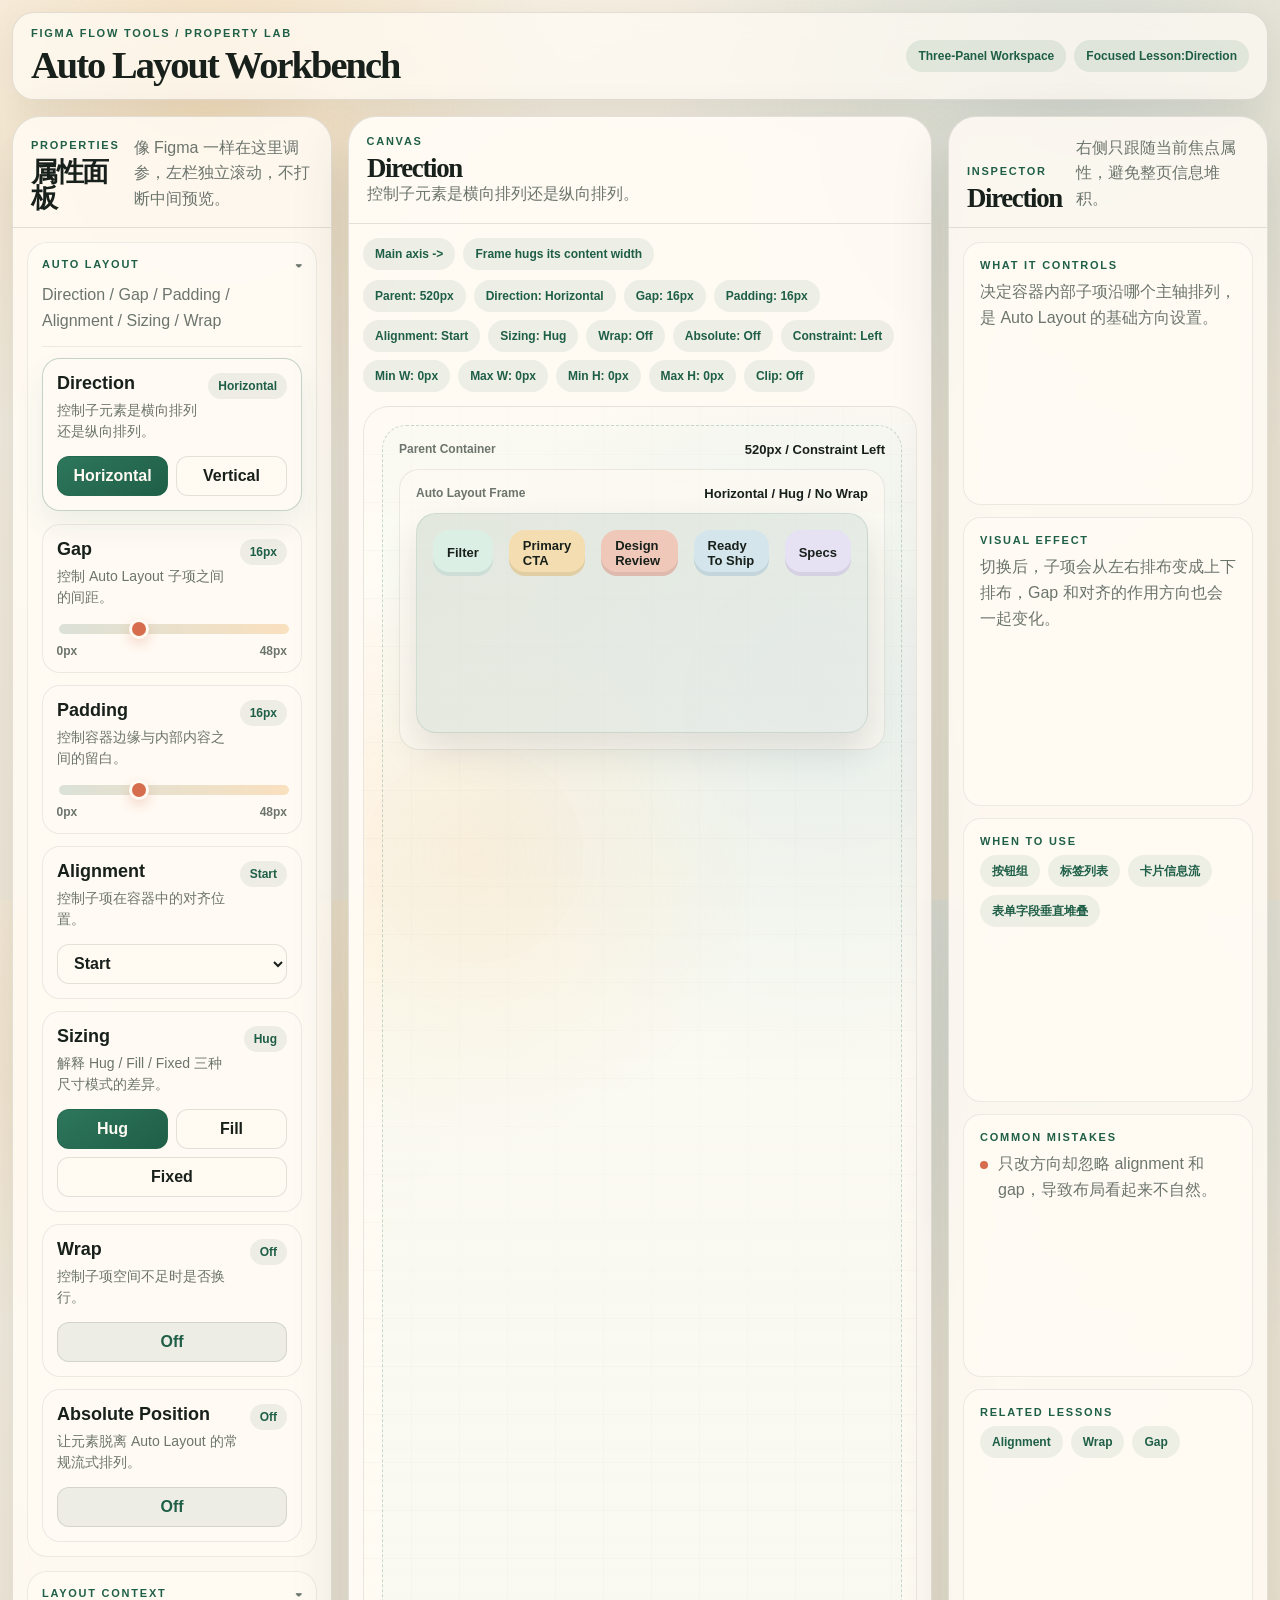
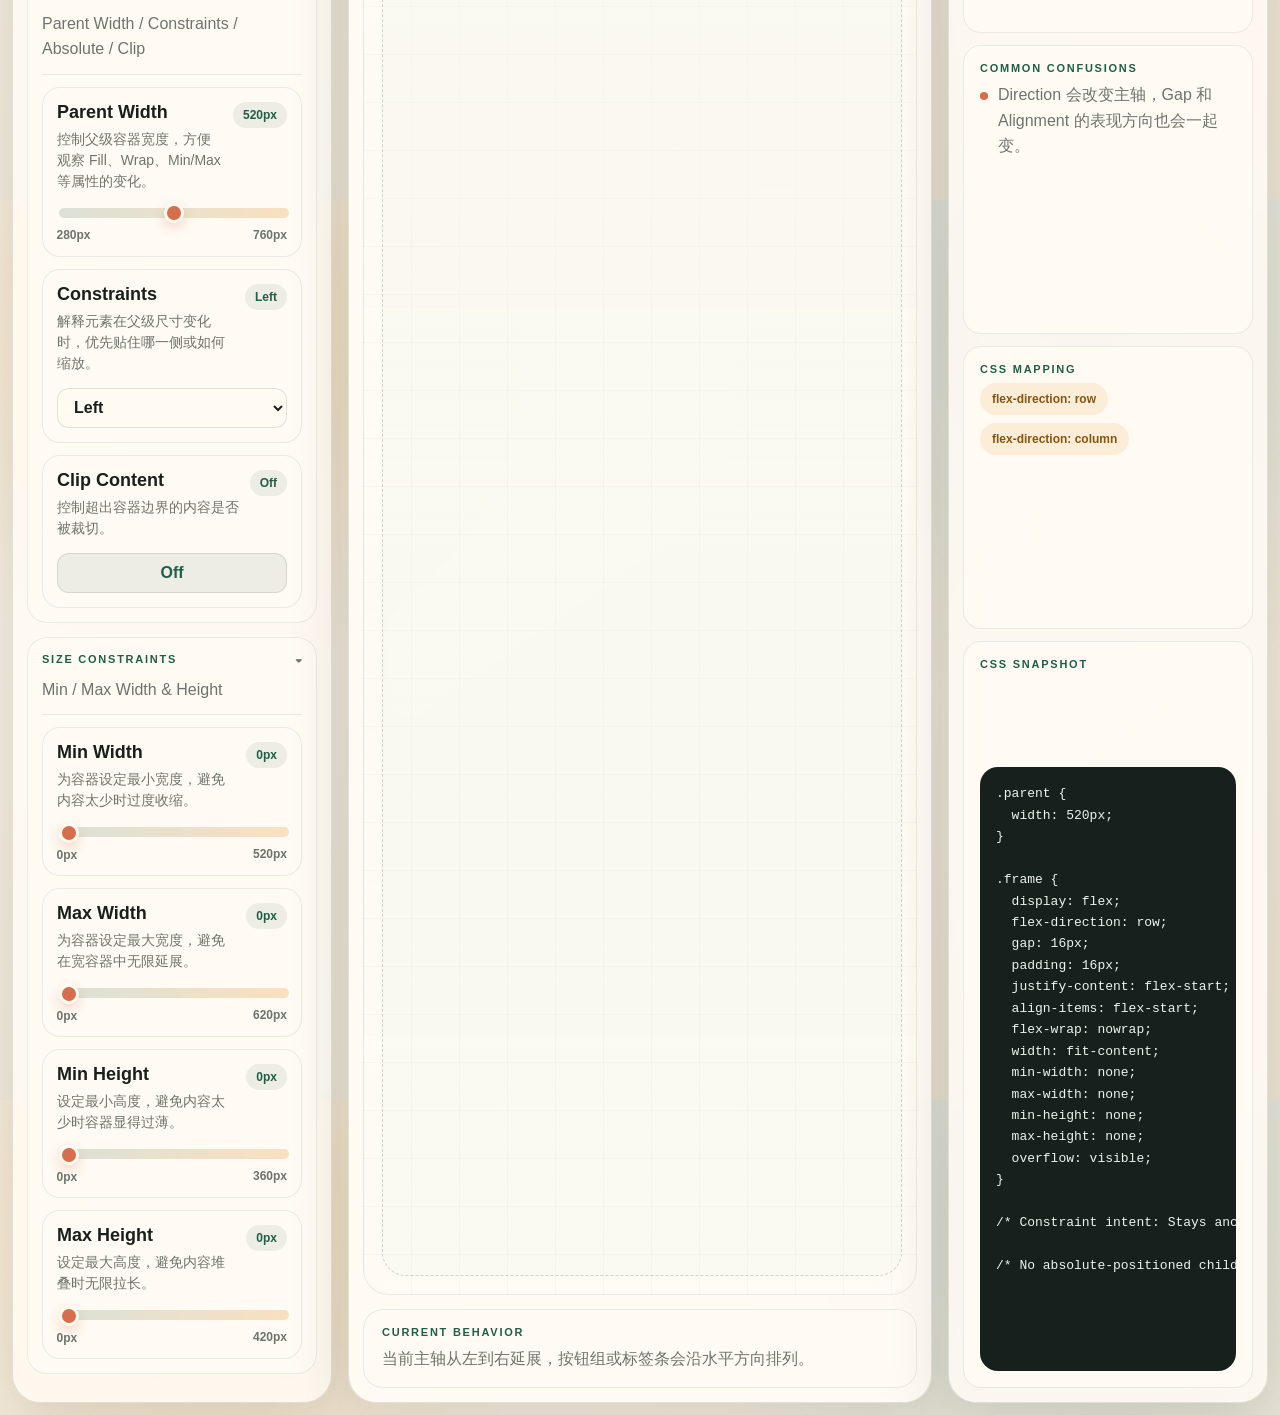
<file: tools/property-lab/index.html>
<!doctype html>
<html lang="zh-CN">
  <head>
    <meta charset="utf-8">
    <meta name="viewport" content="width=device-width, initial-scale=1">
    <title>Property Lab / Auto Layout</title>
    <link rel="stylesheet" href="./src/styles.css">
  </head>
  <body>
    <main class="workbench-shell">
      <header class="topbar">
        <div>
          <p class="eyebrow">Figma Flow Tools / Property Lab</p>
          <h1>Auto Layout Workbench</h1>
        </div>
        <div class="topbar-meta">
          <span class="meta-chip">Three-Panel Workspace</span>
          <span class="meta-chip">Focused Lesson: <strong id="topFocusTitle">Direction</strong></span>
        </div>
      </header>

      <section class="workbench">
        <aside class="panel column-panel">
          <div class="panel-header">
            <div>
              <p class="panel-kicker">Properties</p>
              <h2>属性面板</h2>
            </div>
            <p class="panel-copy">像 Figma 一样在这里调参，左栏独立滚动，不打断中间预览。</p>
          </div>

          <div class="panel-scroll">
            <section class="group-block" data-group-block="auto-layout">
              <button class="group-header group-toggle" type="button" data-group-toggle="auto-layout" aria-expanded="true">
                <p class="group-title">Auto Layout</p>
                <span class="group-note">Direction / Gap / Padding / Alignment / Sizing / Wrap</span>
              </button>
              <div id="groupAutoLayout" class="control-group"></div>
            </section>

            <section class="group-block" data-group-block="layout-context">
              <button class="group-header group-toggle" type="button" data-group-toggle="layout-context" aria-expanded="true">
                <p class="group-title">Layout Context</p>
                <span class="group-note">Parent Width / Constraints / Absolute / Clip</span>
              </button>
              <div id="groupLayoutContext" class="control-group"></div>
            </section>

            <section class="group-block" data-group-block="size-constraint">
              <button class="group-header group-toggle" type="button" data-group-toggle="size-constraint" aria-expanded="true">
                <p class="group-title">Size Constraints</p>
                <span class="group-note">Min / Max Width & Height</span>
              </button>
              <div id="groupSizeConstraint" class="control-group"></div>
            </section>
          </div>
        </aside>

        <section class="panel canvas-column">
          <div class="panel-header">
            <div>
              <p class="panel-kicker">Canvas</p>
              <h2 id="activeLessonTitle">Direction</h2>
              <p id="activeLessonSummary" class="panel-copy"></p>
            </div>
          </div>

          <div class="canvas-scroll">
            <div class="canvas-status">
              <div class="status-cluster">
                <span id="axisHint" class="status-pill">Main axis -></span>
                <span id="frameMeasure" class="status-pill">Frame hugs content width</span>
              </div>
              <div class="state-chips" id="stateChips" aria-label="当前参数状态"></div>
            </div>

            <div class="preview-stage">
              <div class="stage-grid"></div>
              <div class="parent-shell" id="parentShell">
                <div class="parent-caption">
                  <span>Parent Container</span>
                  <strong id="parentStatus">520px / Constraint Left</strong>
                </div>
                <div class="frame-shell" id="demoFrameShell">
                  <div class="frame-caption">
                    <span>Auto Layout Frame</span>
                    <strong id="layoutStatus">Horizontal / Hug / No Wrap</strong>
                  </div>
                  <div class="demo-frame" id="demoFrame" aria-label="Auto Layout 实时预览"></div>
                </div>
              </div>
            </div>

            <div class="narrative-strip">
              <p class="strip-label">Current Behavior</p>
              <p id="activeNarrative" class="strip-copy"></p>
            </div>
          </div>
        </section>

        <aside class="panel inspector-panel">
          <div class="panel-header">
            <div>
              <p class="panel-kicker">Inspector</p>
              <h2 id="inspectorTitle">Direction</h2>
            </div>
            <p class="panel-copy">右侧只跟随当前焦点属性，避免整页信息堆积。</p>
          </div>

          <div class="panel-scroll inspector-scroll">
            <section class="inspector-section">
              <p class="card-label">What It Controls</p>
              <p id="whatItControls" class="card-copy"></p>
            </section>

            <section class="inspector-section">
              <p class="card-label">Visual Effect</p>
              <p id="visualEffect" class="card-copy"></p>
            </section>

            <section class="inspector-section">
              <p class="card-label">When To Use</p>
              <ul id="whenToUse" class="tag-list"></ul>
            </section>

            <section class="inspector-section">
              <p class="card-label">Common Mistakes</p>
              <ul id="commonMistakes" class="mistake-list"></ul>
            </section>

            <section class="inspector-section">
              <p class="card-label">Related Lessons</p>
              <ul id="relatedLessons" class="tag-list"></ul>
            </section>

            <section class="inspector-section">
              <p class="card-label">Common Confusions</p>
              <ul id="commonConfusions" class="mistake-list"></ul>
            </section>

            <section class="inspector-section">
              <p class="card-label">CSS Mapping</p>
              <ul id="cssMapping" class="mapping-tags"></ul>
            </section>

            <section class="inspector-section code-section">
              <p class="card-label">CSS Snapshot</p>
              <pre class="code-block"><code id="cssSnapshot"></code></pre>
            </section>
          </div>
        </aside>
      </section>
    </main>

    <script src="./data/autolayout-lessons.js"></script>
    <script src="./src/app.js"></script>
  </body>
</html>
</file>
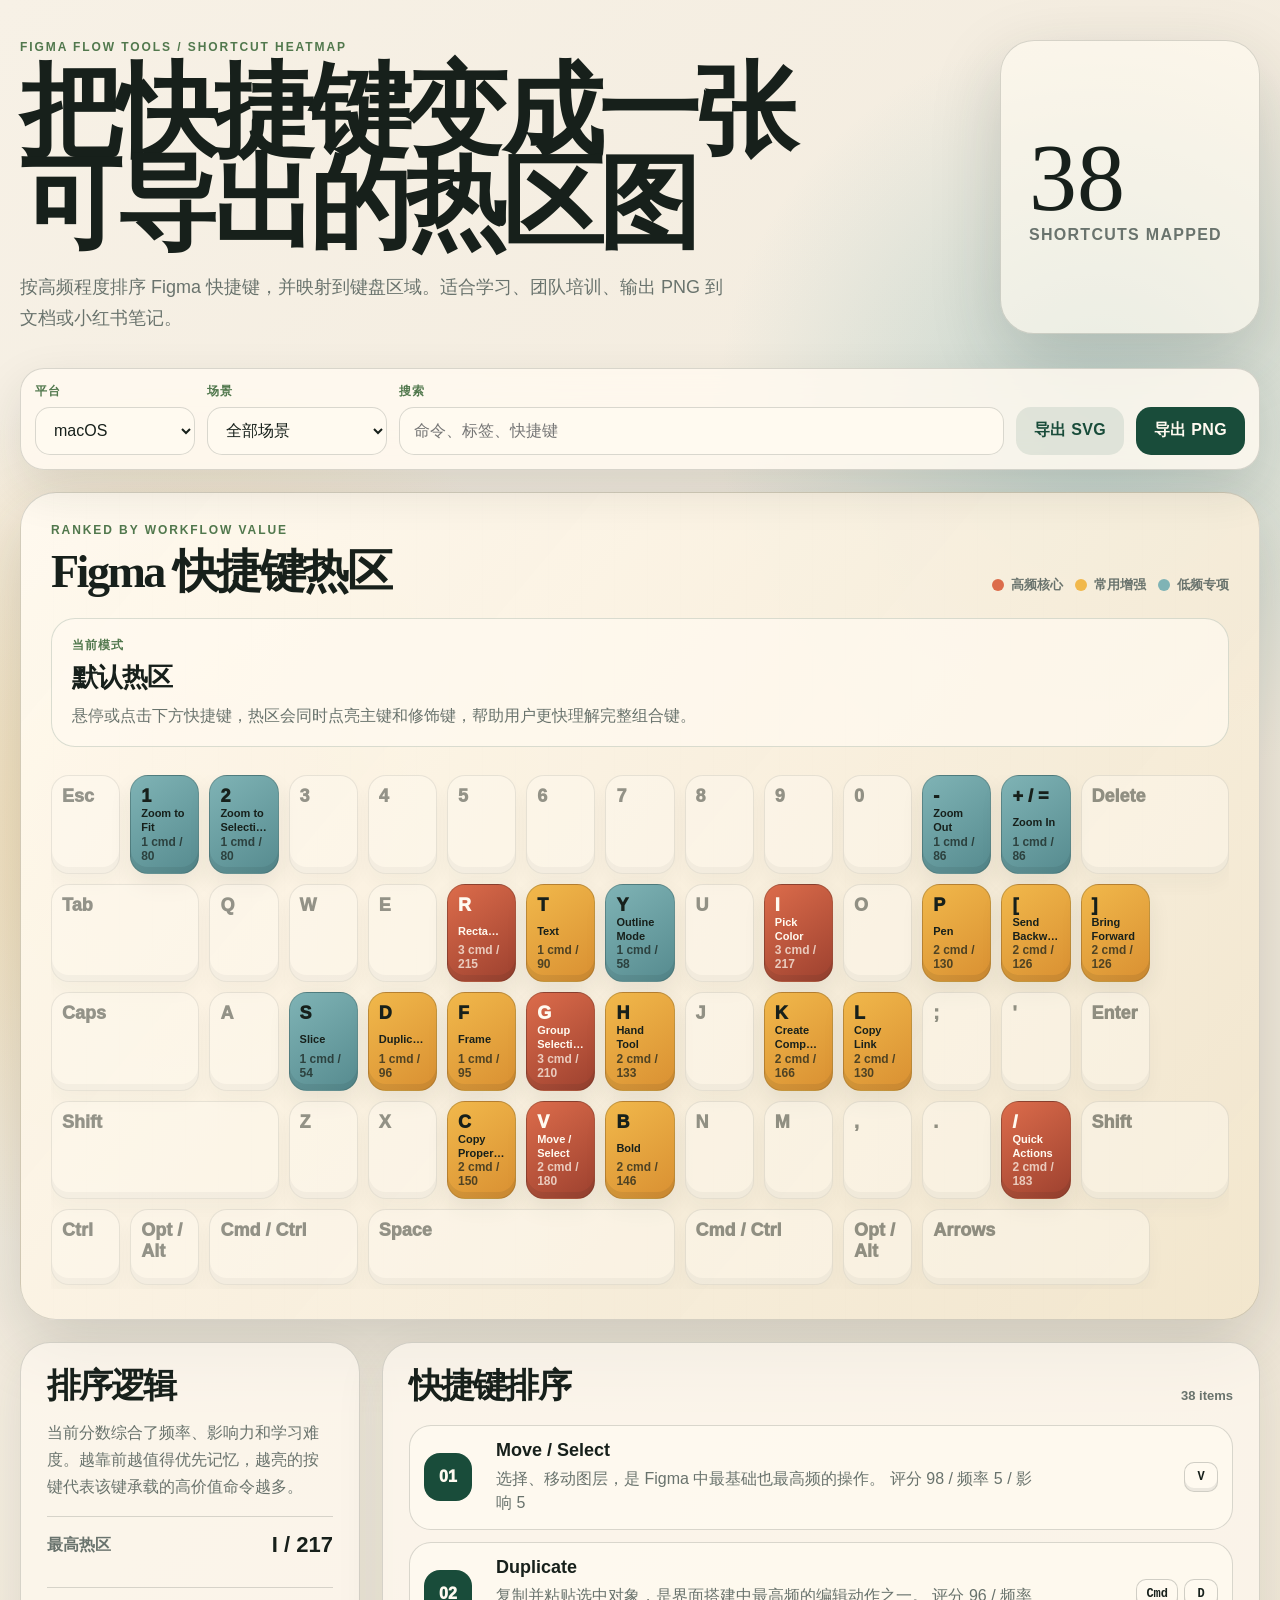
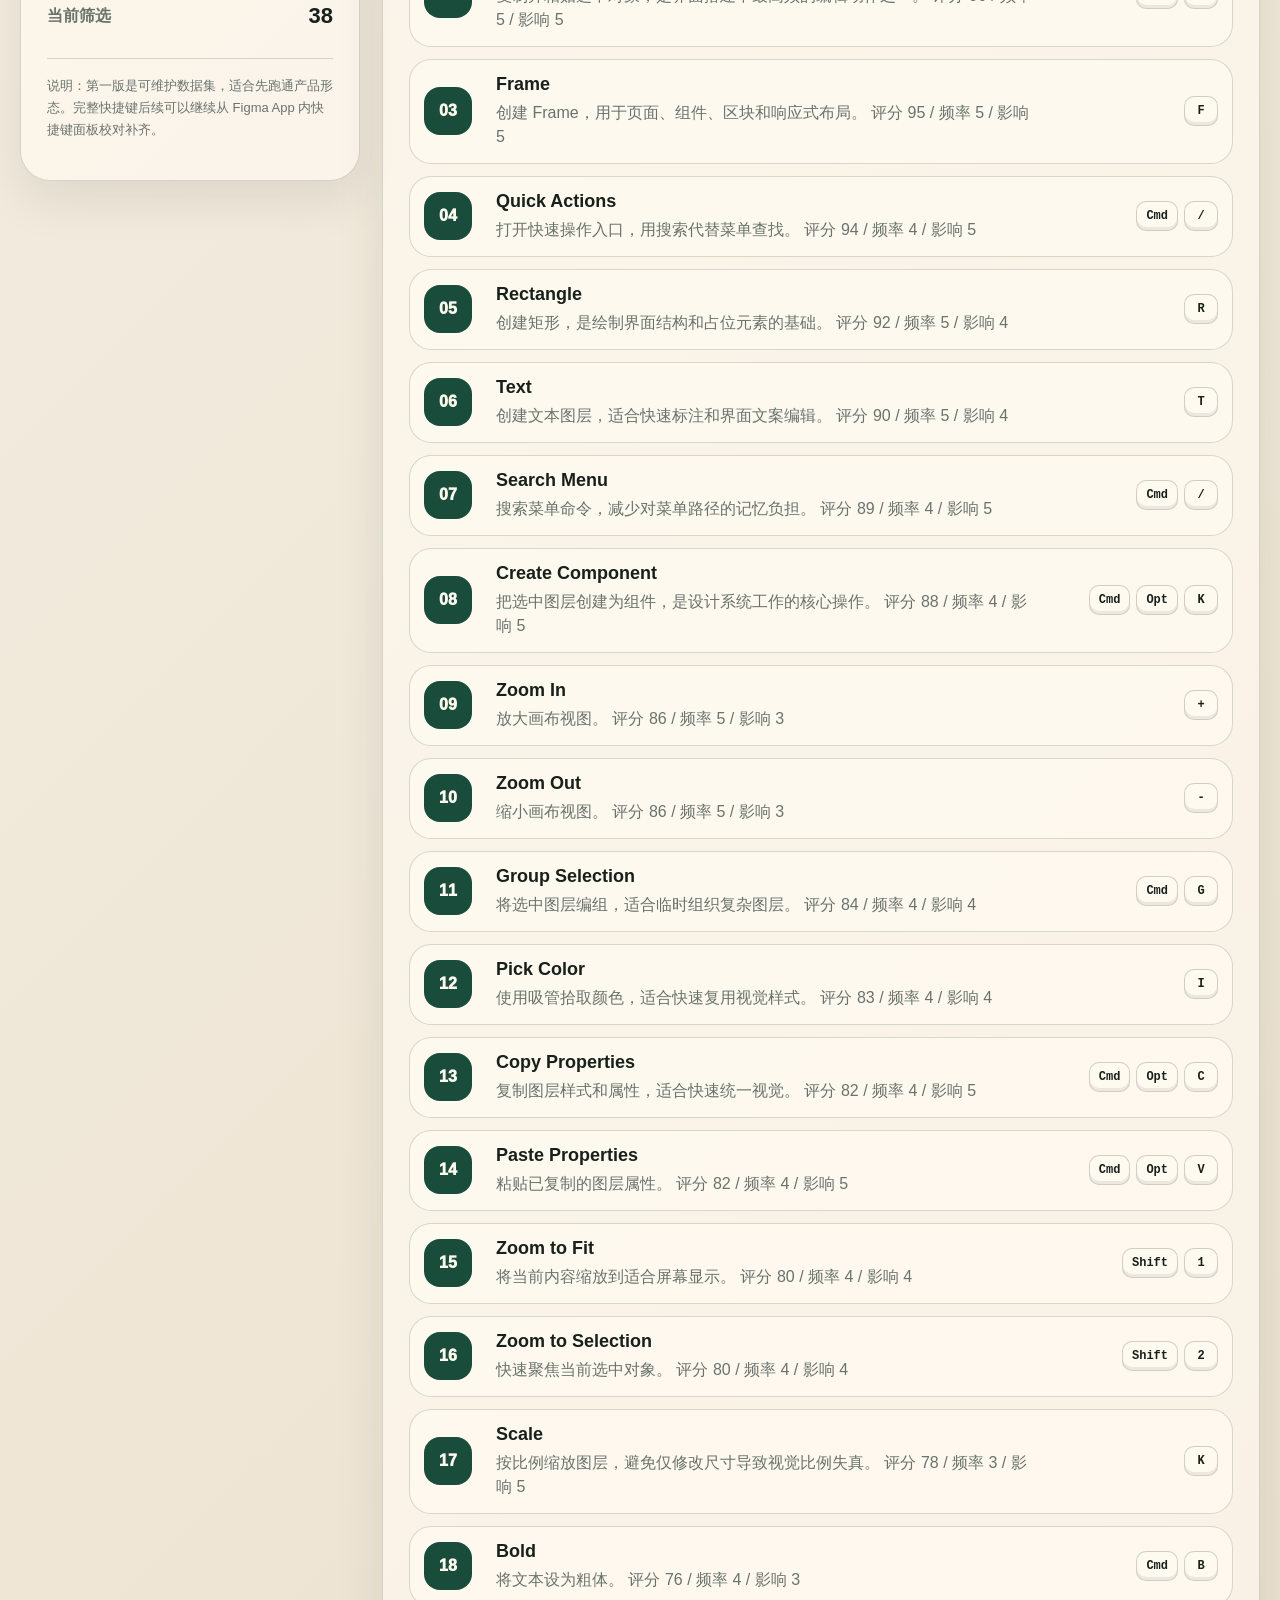
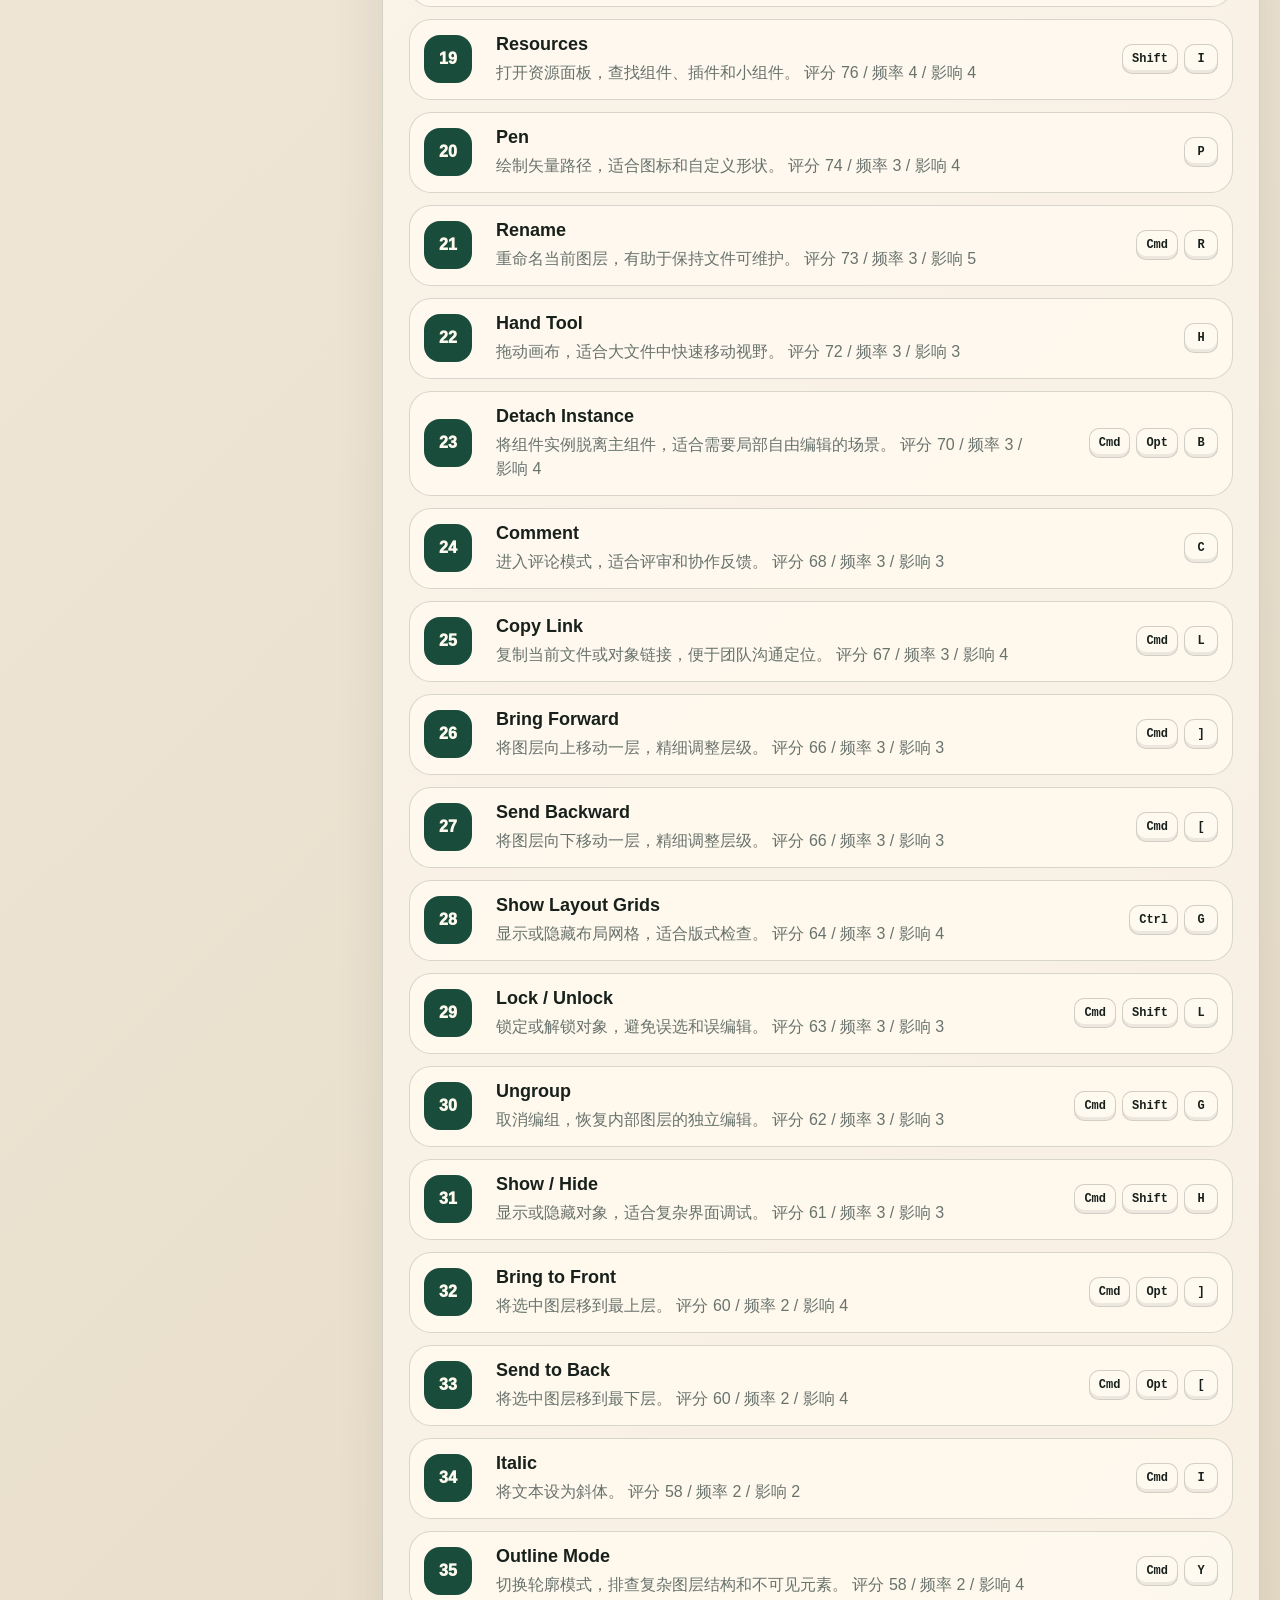
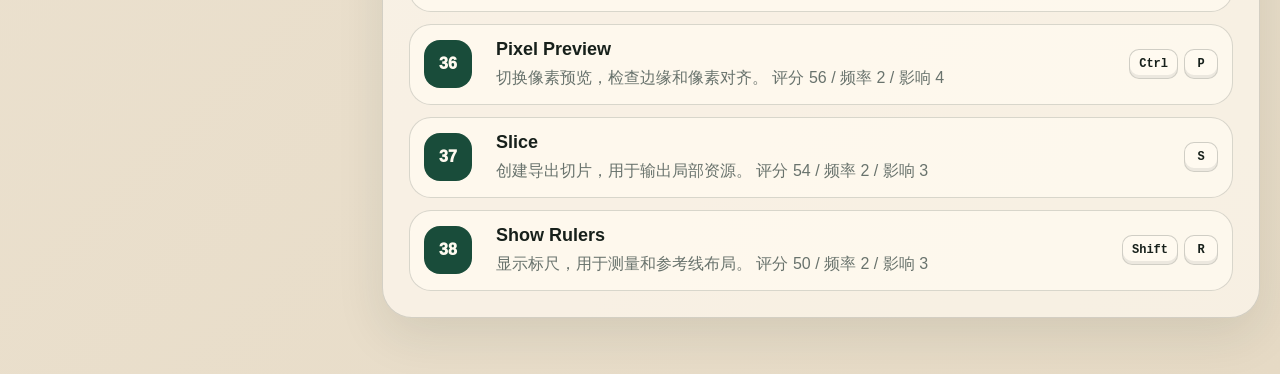
<file: tools/shortcut-heatmap/index.html>
<!doctype html>
<html lang="zh-CN">
  <head>
    <meta charset="utf-8">
    <meta name="viewport" content="width=device-width, initial-scale=1">
    <title>Figma Shortcut Heatmap</title>
    <link rel="stylesheet" href="./src/styles.css">
  </head>
  <body>
    <main class="app-shell">
      <section class="hero">
        <div>
          <p class="eyebrow">Figma Flow Tools / Shortcut Heatmap</p>
          <h1>把快捷键变成一张可导出的热区图</h1>
          <p class="hero-copy">按高频程度排序 Figma 快捷键，并映射到键盘区域。适合学习、团队培训、输出 PNG 到文档或小红书笔记。</p>
        </div>
        <div class="hero-card">
          <span class="hero-number" id="shortcutCount">0</span>
          <span class="hero-label">Shortcuts mapped</span>
        </div>
      </section>

      <section class="toolbar" aria-label="筛选和导出">
        <div class="control-group">
          <label for="platform">平台</label>
          <select id="platform">
            <option value="mac">macOS</option>
            <option value="win">Windows</option>
          </select>
        </div>
        <div class="control-group">
          <label for="category">场景</label>
          <select id="category"></select>
        </div>
        <div class="control-group search-control">
          <label for="search">搜索</label>
          <input id="search" type="search" placeholder="命令、标签、快捷键">
        </div>
        <button class="secondary-button" id="exportSvgButton" type="button">导出 SVG</button>
        <button class="primary-button" id="exportPngButton" type="button">导出 PNG</button>
      </section>

      <section class="export-board" id="exportBoard">
        <div class="board-header">
          <div>
            <p class="eyebrow">Ranked by workflow value</p>
            <h2>Figma 快捷键热区</h2>
          </div>
          <div class="legend">
            <span><i class="legend-hot"></i>高频核心</span>
            <span><i class="legend-warm"></i>常用增强</span>
            <span><i class="legend-cool"></i>低频专项</span>
          </div>
        </div>

        <div class="focus-strip" id="focusStrip">
          <div>
            <p class="focus-label">当前模式</p>
            <strong id="focusTitle">默认热区</strong>
            <p class="focus-description" id="focusDescription">悬停或点击下方快捷键，热区会同时点亮主键和修饰键，帮助用户更快理解完整组合键。</p>
          </div>
          <button class="ghost-button" id="clearFocusButton" type="button" hidden>清除选中</button>
        </div>

        <div class="keyboard-wrap">
          <div class="keyboard" id="keyboard" aria-label="快捷键键盘热区"></div>
        </div>
      </section>

      <section class="content-grid">
        <aside class="insight-panel">
          <h2>排序逻辑</h2>
          <p>当前分数综合了频率、影响力和学习难度。越靠前越值得优先记忆，越亮的按键代表该键承载的高价值命令越多。</p>
          <div class="metric-row">
            <span>最高热区</span>
            <strong id="topKey">-</strong>
          </div>
          <div class="metric-row">
            <span>当前筛选</span>
            <strong id="activeCount">0</strong>
          </div>
          <p class="source-note">说明：第一版是可维护数据集，适合先跑通产品形态。完整快捷键后续可以继续从 Figma App 内快捷键面板校对补齐。</p>
        </aside>

        <section class="shortcut-list" aria-label="快捷键排序列表">
          <div class="list-header">
            <h2>快捷键排序</h2>
            <span id="listMeta"></span>
          </div>
          <div id="shortcutList"></div>
        </section>
      </section>
    </main>

    <script src="./data/shortcuts.js"></script>
    <script src="./src/app.js"></script>
  </body>
</html>
</file>
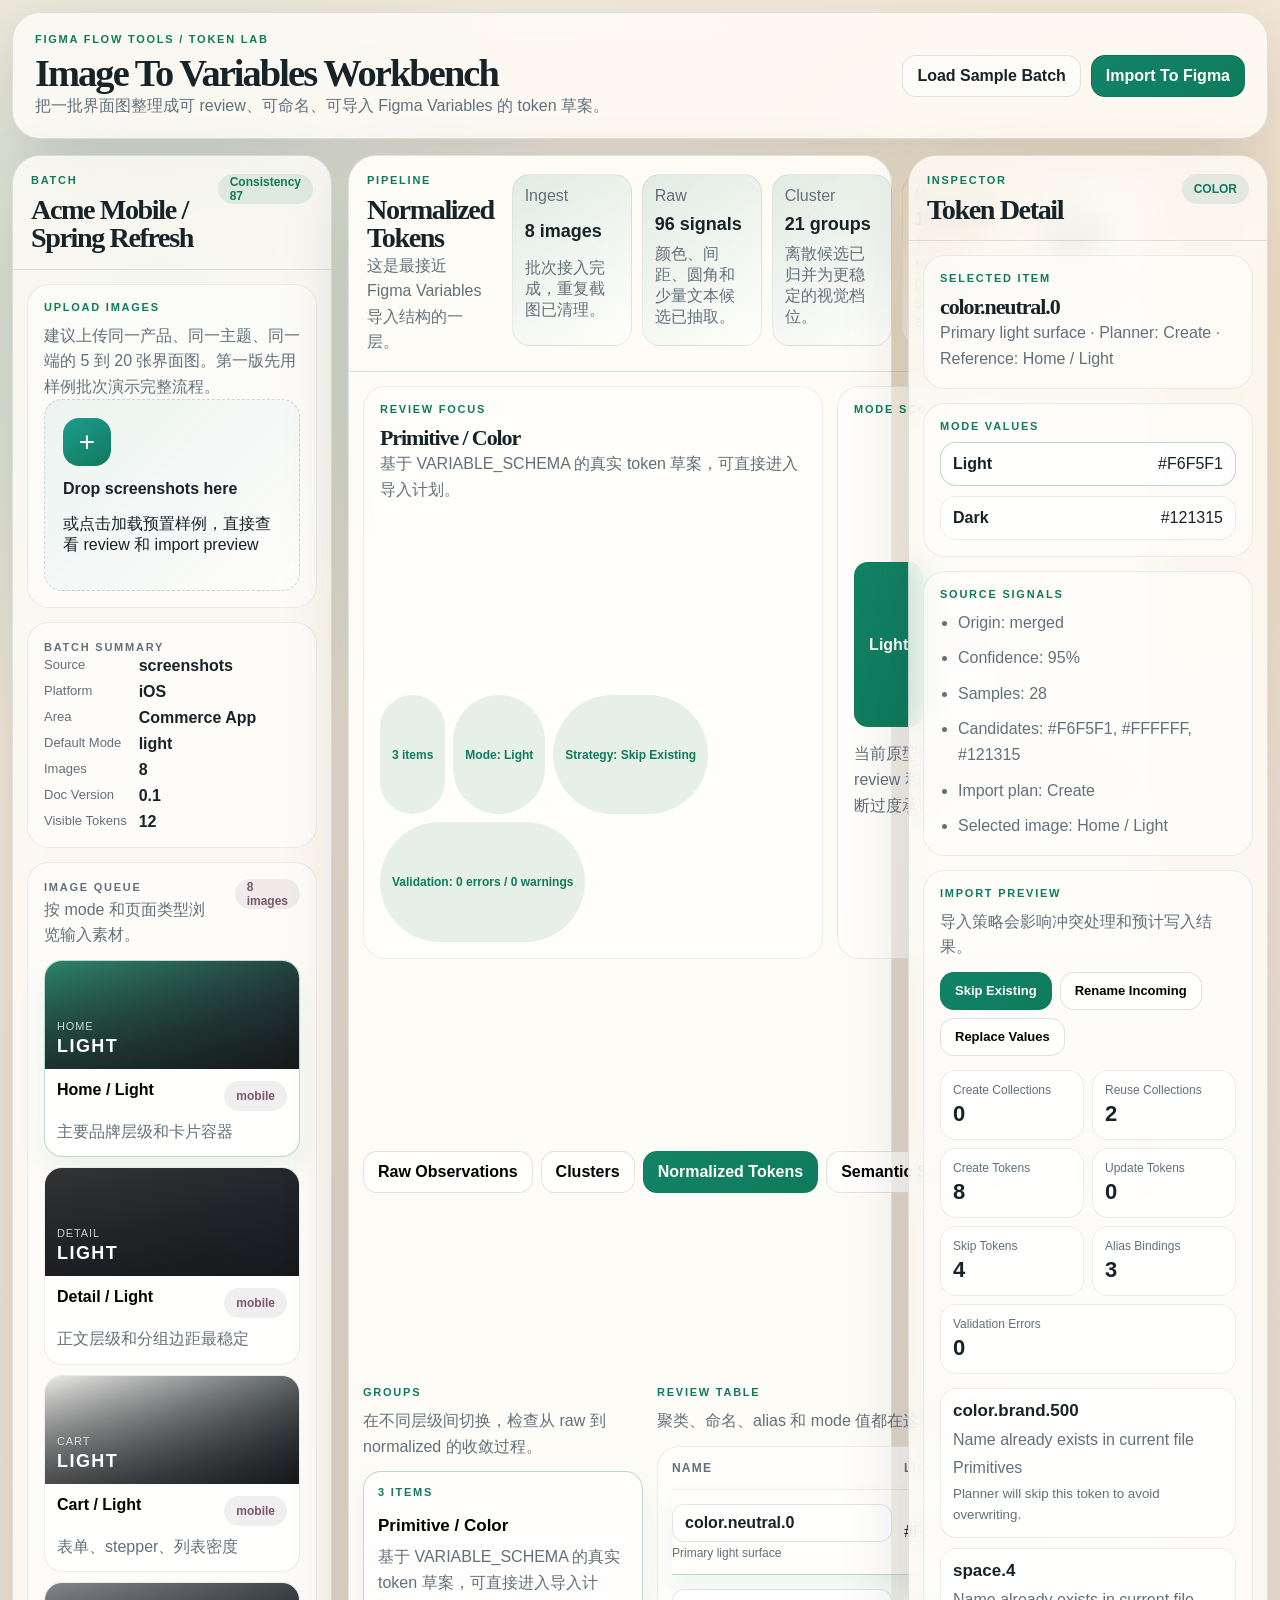
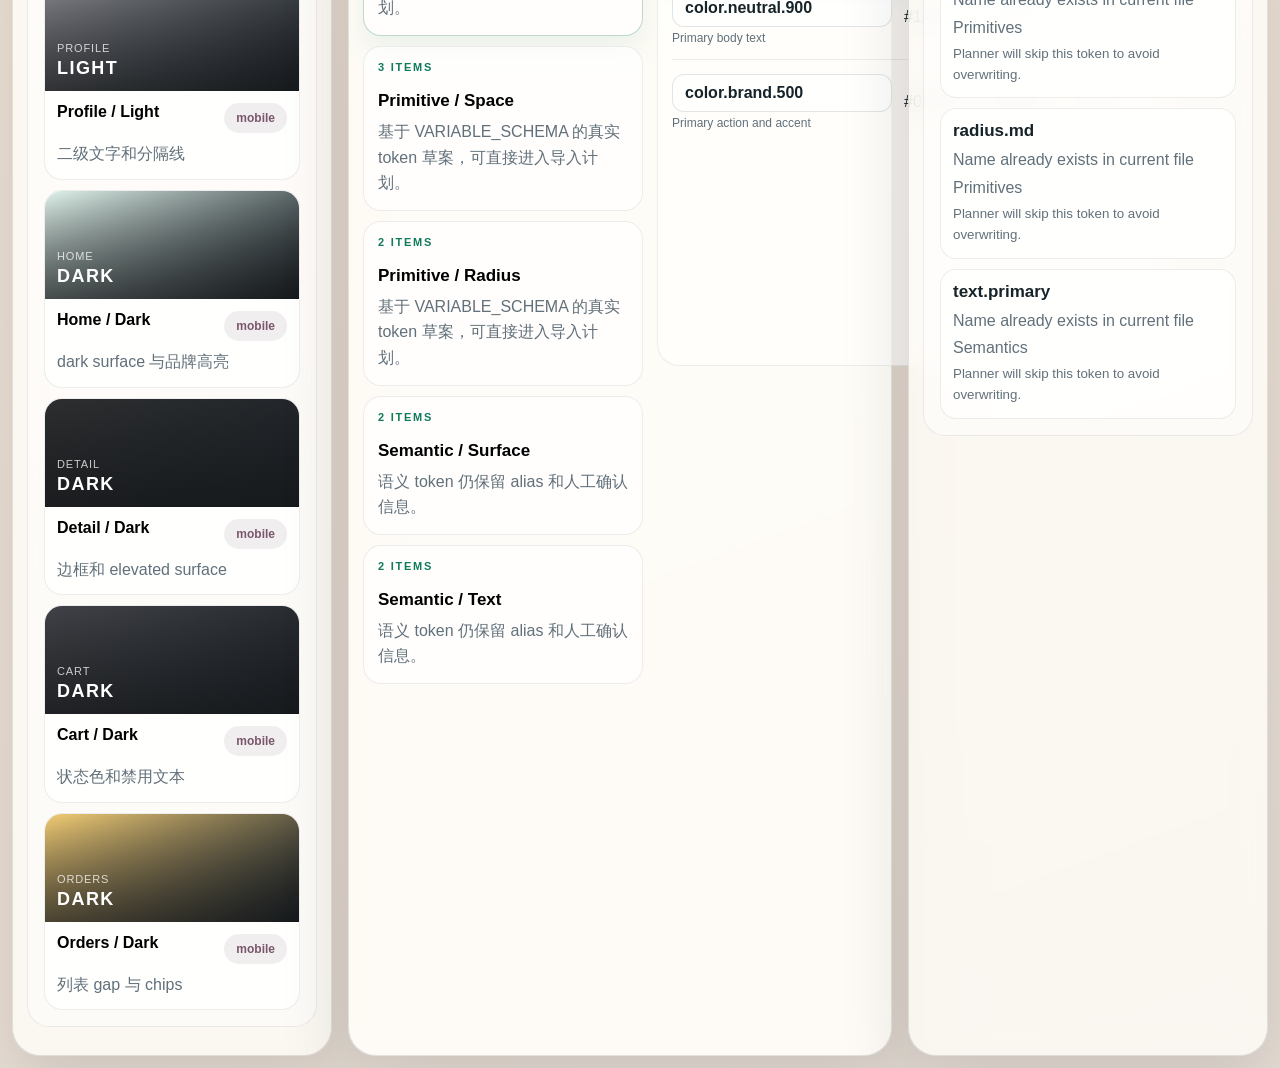
<file: tools/token-lab/index.html>
<!doctype html>
<html lang="zh-CN">
  <head>
    <meta charset="utf-8">
    <meta name="viewport" content="width=device-width, initial-scale=1">
    <title>Token Lab / Import Workbench</title>
    <link rel="stylesheet" href="./src/styles.css">
  </head>
  <body>
    <main class="shell">
      <header class="topbar">
        <div>
          <p class="eyebrow">Figma Flow Tools / Token Lab</p>
          <h1>Image To Variables Workbench</h1>
          <p class="topbar-copy">
            把一批界面图整理成可 review、可命名、可导入 Figma Variables 的 token 草案。
          </p>
        </div>
        <div class="topbar-actions">
          <button id="useSampleButton" class="ghost-button" type="button">Load Sample Batch</button>
          <button class="primary-button" type="button">Import To Figma</button>
        </div>
      </header>

      <section class="workspace">
        <aside class="panel left-panel">
          <div class="panel-header">
            <div>
              <p class="panel-kicker">Batch</p>
              <h2 id="batchName">Token Batch</h2>
            </div>
            <span id="consistencyScore" class="score-pill">Consistency 0</span>
          </div>

          <div class="panel-scroll">
            <section class="dropzone-card">
              <p class="dropzone-label">Upload Images</p>
              <p class="dropzone-copy">
                建议上传同一产品、同一主题、同一端的 5 到 20 张界面图。第一版先用样例批次演示完整流程。
              </p>
              <div class="dropzone-shell">
                <div class="dropzone-mark">+</div>
                <div>
                  <strong>Drop screenshots here</strong>
                  <p>或点击加载预置样例，直接查看 review 和 import preview</p>
                </div>
              </div>
            </section>

            <section class="summary-card">
              <p class="card-label">Batch Summary</p>
              <dl class="summary-grid" id="batchSummary"></dl>
            </section>

            <section class="summary-card">
              <div class="section-head">
                <div>
                  <p class="card-label">Image Queue</p>
                  <p class="section-copy">按 mode 和页面类型浏览输入素材。</p>
                </div>
                <span id="imageCountBadge" class="mini-badge">0 images</span>
              </div>
              <div id="imageQueue" class="image-queue"></div>
            </section>
          </div>
        </aside>

        <section class="panel center-panel">
          <div class="panel-header center-header">
            <div>
              <p class="panel-kicker">Pipeline</p>
              <h2 id="activeViewTitle">Normalized Tokens</h2>
              <p id="activeViewSummary" class="section-copy"></p>
            </div>
            <div id="stageRail" class="stage-rail" aria-label="分析阶段"></div>
          </div>

          <div class="panel-scroll center-scroll">
            <section class="workspace-strip">
              <article class="hero-card">
                <div>
                  <p class="card-label">Review Focus</p>
                  <h3 id="reviewFocusTitle">Primitives / Color</h3>
                  <p id="reviewFocusCopy" class="hero-copy"></p>
                </div>
                <div class="hero-metrics" id="heroMetrics"></div>
              </article>

              <article class="mode-card">
                <p class="card-label">Mode Scope</p>
                <div class="segmented" id="modeSwitch"></div>
                <p class="section-copy">
                  当前原型优先展示 `light / dark` 的 review 和导入差异，避免 mode 自动推断过度承诺。
                </p>
              </article>
            </section>

            <section class="view-nav">
              <div id="viewTabs" class="tab-row" aria-label="数据层级"></div>
              <div class="nav-meta">
                <span id="selectionBadge" class="selection-badge">0 selected</span>
              </div>
            </section>

            <section class="content-grid">
              <div class="group-column">
                <div class="section-head">
                  <div>
                    <p class="card-label">Groups</p>
                    <p class="section-copy">在不同层级间切换，检查从 raw 到 normalized 的收敛过程。</p>
                  </div>
                </div>
                <div id="groupList" class="group-list"></div>
              </div>

              <div class="detail-column">
                <div class="section-head">
                  <div>
                    <p class="card-label">Review Table</p>
                    <p class="section-copy">聚类、命名、alias 和 mode 值都在这里被确认。</p>
                  </div>
                </div>
                <div id="detailPane" class="detail-pane"></div>
              </div>
            </section>
          </div>
        </section>

        <aside class="panel right-panel">
          <div class="panel-header">
            <div>
              <p class="panel-kicker">Inspector</p>
              <h2 id="inspectorTitle">Token Detail</h2>
            </div>
            <span id="inspectorTypeBadge" class="type-pill">COLOR</span>
          </div>

          <div class="panel-scroll inspector-scroll">
            <section class="inspector-card">
              <p class="card-label">Selected Item</p>
              <h3 id="selectedName">Select a token</h3>
              <p id="selectedMeta" class="section-copy"></p>
            </section>

            <section class="inspector-card">
              <p class="card-label">Mode Values</p>
              <div id="modeValues" class="mode-values"></div>
            </section>

            <section class="inspector-card">
              <p class="card-label">Source Signals</p>
              <ul id="sourceSignals" class="signal-list"></ul>
            </section>

            <section class="inspector-card">
              <div class="section-head">
                <div>
                  <p class="card-label">Import Preview</p>
                  <p class="section-copy">导入策略会影响冲突处理和预计写入结果。</p>
                </div>
              </div>
              <div id="strategySwitch" class="segmented compact"></div>
              <div id="importStats" class="import-stats"></div>
              <div id="conflictList" class="conflict-list"></div>
            </section>
          </div>
        </aside>
      </section>
    </main>

    <script src="./data/mock-analysis.js"></script>
    <script src="./src/import-planner.js"></script>
    <script src="./src/app.js"></script>
  </body>
</html>
</file>
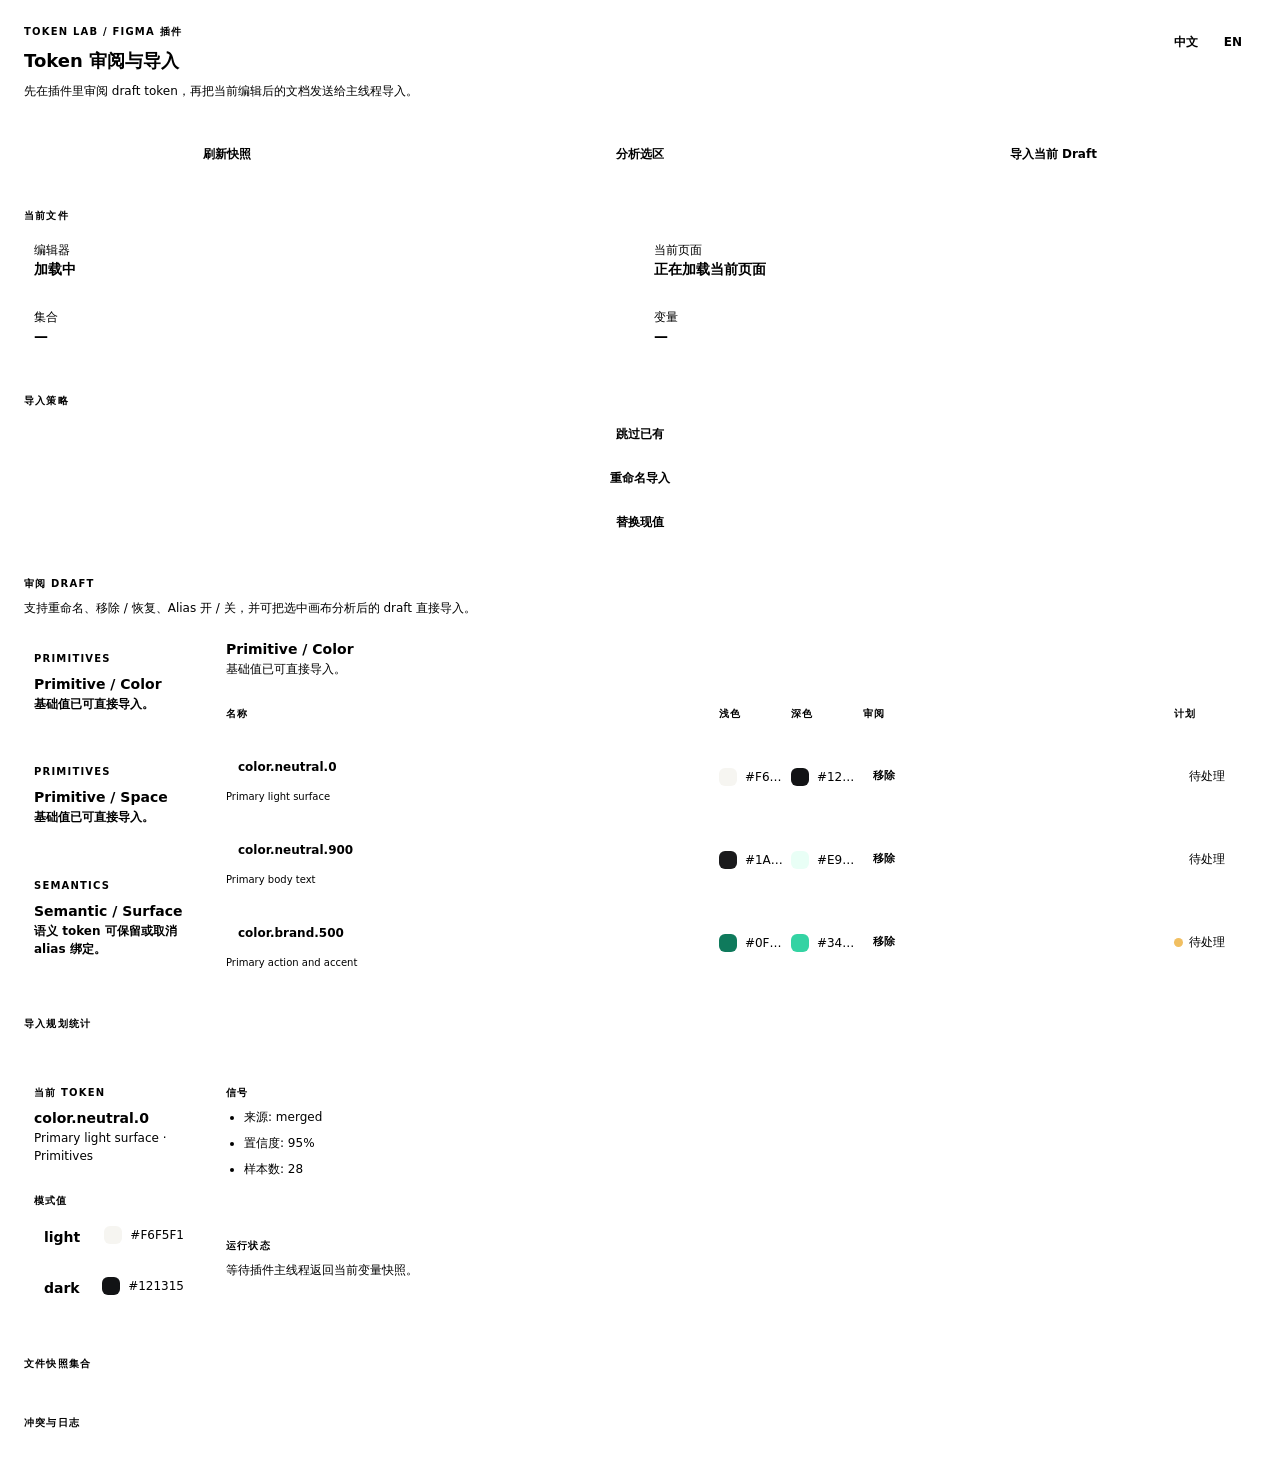
<file: tools/token-lab/plugin/ui.html>
<!doctype html>
<html lang="zh-CN">
  <head>
    <meta charset="utf-8">
    <meta name="viewport" content="width=device-width, initial-scale=1">
    <title>Token Lab Snapshot</title>
    <style>
      :root {
        color-scheme: light dark;
        --bg: var(--figma-color-bg);
        --panel: var(--figma-color-bg-secondary);
        --surface: var(--figma-color-bg);
        --line: var(--figma-color-border);
        --text: var(--figma-color-text);
        --muted: var(--figma-color-text-secondary);
        --brand: var(--figma-color-bg-brand);
        --brand-text: var(--figma-color-text-onbrand);
        --danger: #d66750;
      }

      * {
        box-sizing: border-box;
      }

      body {
        margin: 0;
        color: var(--text);
        font: 12px/1.5 Inter, ui-sans-serif, system-ui, sans-serif;
        background: var(--bg);
      }

      main {
        display: grid;
        gap: 12px;
        padding: 12px;
      }

      .panel {
        padding: 12px;
        border: 1px solid var(--line);
        border-radius: 12px;
        background: var(--panel);
      }

      .eyebrow {
        margin: 0 0 8px;
        color: var(--muted);
        font-size: 10px;
        font-weight: 700;
        letter-spacing: 0.12em;
        text-transform: uppercase;
      }

      h1,
      h2,
      h3,
      p {
        margin: 0;
      }

      h1 {
        font-size: 18px;
      }

      h2 {
        font-size: 14px;
      }

      .header,
      .review-stack,
      .summary-grid,
      .header-row,
      .strategy-switch,
      .stat-grid,
      .collection-list,
      .conflict-list,
      .group-list,
      .mode-values,
      .signal-list {
        display: grid;
        gap: 8px;
      }

      .toolbar {
        display: grid;
        grid-template-columns: repeat(3, minmax(0, 1fr));
        gap: 8px;
      }

      .header-row {
        display: flex;
        align-items: flex-start;
        justify-content: space-between;
        gap: 12px;
      }

      .lang-switch {
        display: inline-flex;
        gap: 6px;
        padding: 4px;
        border: 1px solid var(--line);
        border-radius: 999px;
        background: var(--surface);
      }

      .lang-switch button {
        min-height: 28px;
        padding: 0 10px;
        border-radius: 999px;
      }

      .copy,
      .section-copy,
      .status-note {
        color: var(--muted);
      }

      .status-note strong {
        color: var(--text);
      }

      button,
      input {
        min-height: 36px;
        padding: 0 12px;
        border: 1px solid var(--line);
        border-radius: 10px;
        color: var(--text);
        background: transparent;
        font: inherit;
      }

      button {
        font-weight: 600;
        cursor: pointer;
      }

      button.is-active,
      .primary,
      .review-chip.is-active {
        border-color: transparent;
        color: var(--brand-text);
        background: var(--brand);
      }

      .summary-grid {
        grid-template-columns: repeat(2, minmax(0, 1fr));
      }

      .summary-item,
      .stat-card,
      .collection-card,
      .conflict-card,
      .group-card,
      .mode-value-card,
      .inspector-card {
        padding: 10px;
        border: 1px solid var(--line);
        border-radius: 10px;
        background: var(--surface);
      }

      .summary-item strong,
      .stat-card strong,
      .collection-head strong,
      .conflict-card strong,
      .group-card strong,
      .inspector-card strong {
        display: block;
        font-size: 14px;
      }

      .summary-item span,
      .stat-card span,
      .collection-card p,
      .conflict-card p,
      .conflict-card small,
      .group-card span,
      .inspector-card p {
        color: var(--muted);
      }

      .collection-head {
        display: flex;
        align-items: center;
        justify-content: space-between;
        gap: 8px;
      }

      .mini-list,
      .signal-list {
        margin: 8px 0 0;
        padding-left: 18px;
      }

      .review-shell {
        display: grid;
        gap: 12px;
      }

      .review-layout {
        display: grid;
        grid-template-columns: 180px minmax(0, 1fr);
        gap: 12px;
      }

      .token-table {
        display: grid;
        gap: 8px;
      }

      .token-row {
        display: grid;
        grid-template-columns: minmax(120px, 1.6fr) 64px 64px minmax(120px, 1fr) 72px;
        gap: 8px;
        align-items: center;
        padding: 10px;
        border: 1px solid var(--line);
        border-radius: 10px;
        background: var(--surface);
        overflow: hidden;
      }

      .token-row > * {
        min-width: 0;
      }

      .token-row-head {
        color: var(--muted);
        font-size: 10px;
        font-weight: 700;
        letter-spacing: 0.08em;
        text-transform: uppercase;
      }

      .token-row[data-active="true"] {
        border-color: var(--brand);
      }

      .token-row[data-removed="true"] {
        opacity: 0.58;
      }

      .token-name {
        display: grid;
        gap: 4px;
        min-width: 0;
      }

      .token-input {
        width: 100%;
        min-width: 0;
        font-weight: 600;
        background: var(--panel);
      }

      .token-name small {
        color: var(--muted);
      }

      .review-actions {
        display: flex;
        flex-wrap: wrap;
        gap: 6px;
        align-items: center;
        min-width: 0;
      }

      .review-chip {
        min-height: 28px;
        padding: 0 10px;
        border: 1px solid var(--line);
        border-radius: 999px;
        font-size: 11px;
        font-weight: 700;
        background: var(--panel);
        white-space: nowrap;
      }

      .review-chip.is-danger {
        color: white;
        border-color: transparent;
        background: var(--danger);
      }

      .token-value-cell {
        display: flex;
        align-items: center;
        min-width: 0;
      }

      .color-preview {
        display: inline-flex;
        align-items: center;
        gap: 8px;
        min-width: 0;
      }

      .color-swatch {
        display: block;
        width: 18px;
        height: 18px;
        flex: 0 0 18px;
        border: 1px solid var(--line);
        border-radius: 6px;
        background: repeating-conic-gradient(#d9d9d9 0% 25%, #f4f4f4 0% 50%) 50% / 8px 8px;
        overflow: hidden;
      }

      .color-swatch-fill {
        display: block;
        width: 100%;
        height: 100%;
      }

      .color-label {
        min-width: 0;
        overflow: hidden;
        text-overflow: ellipsis;
        white-space: nowrap;
      }

      .mode-value-card {
        display: flex;
        align-items: center;
        justify-content: space-between;
        gap: 12px;
      }

      .mode-value-card span {
        min-width: 0;
      }

      .mode-value-card .color-preview {
        justify-content: flex-end;
      }

      .mode-value-card[data-active="true"] {
        border-color: var(--brand);
      }

      .group-card {
        text-align: left;
        cursor: pointer;
      }

      .group-card.is-active {
        border-color: var(--brand);
      }

      .status-dot {
        display: inline-block;
        width: 9px;
        height: 9px;
        margin-right: 6px;
        border-radius: 999px;
        vertical-align: middle;
        background: var(--brand);
      }

      .status-dot[data-status="reviewed"] {
        background: #f1bf61;
      }

      .status-dot[data-status="normalized"] {
        background: #7b576d;
      }

      .plan-cell {
        display: inline-flex;
        align-items: center;
        min-width: 0;
        white-space: normal;
        line-height: 1.3;
      }

      @media (max-width: 560px) {
        .review-layout {
          grid-template-columns: 1fr;
        }

        .token-row {
          grid-template-columns: minmax(110px, 1.6fr) 56px 56px minmax(110px, 1fr) 64px;
          gap: 6px;
          padding: 8px;
        }

        .token-row-head {
          font-size: 9px;
        }

        .review-chip {
          min-height: 26px;
          padding: 0 8px;
          font-size: 10px;
        }
      }
    </style>
  </head>
  <body>
    <main>
      <section class="panel header">
        <div class="header-row">
          <div>
            <p class="eyebrow" id="headerEyebrow">Token Lab / Figma Plugin</p>
            <h1 id="headerTitle">Token Review And Import</h1>
          </div>
          <div id="languageSwitch" class="lang-switch"></div>
        </div>
        <p id="headerCopy" class="copy">先在插件里 review draft token，再把当前编辑后的文档直接发给 main thread 导入。</p>
      </section>

      <section class="panel toolbar">
        <button id="refreshButton" type="button">刷新快照</button>
        <button id="analyzeButton" type="button">分析选区</button>
        <button id="importButton" class="primary" type="button">导入当前 Draft</button>
      </section>

      <section class="panel">
        <p id="currentFileEyebrow" class="eyebrow">当前文件</p>
        <div class="summary-grid">
          <div class="summary-item">
            <span id="labelEditor">Editor</span>
            <strong id="editorType">加载中</strong>
          </div>
          <div class="summary-item">
            <span id="labelCurrentPage">Current Page</span>
            <strong id="currentPage">加载中</strong>
          </div>
          <div class="summary-item">
            <span id="labelCollections">Collections</span>
            <strong id="collectionCount">—</strong>
          </div>
          <div class="summary-item">
            <span id="labelVariables">Variables</span>
            <strong id="variableCount">—</strong>
          </div>
        </div>
      </section>

      <section class="panel">
        <p id="strategyEyebrow" class="eyebrow">导入策略</p>
        <div id="strategySwitch" class="strategy-switch"></div>
      </section>

      <section class="panel review-shell">
        <div>
          <p id="reviewEyebrow" class="eyebrow">审阅 Draft</p>
          <p id="reviewCopy" class="section-copy">支持重命名、Remove / Restore、Alias On / Off，并可把选中画布分析后的 draft 直接导入。</p>
        </div>
        <div class="review-layout">
          <div id="groupList" class="group-list"></div>
          <div class="review-stack">
            <div id="reviewTitle" class="inspector-card">
              <strong>Primitives / Color</strong>
              <p id="reviewSummary">导入前先编辑当前 token draft。</p>
            </div>
            <div id="tokenTable" class="token-table"></div>
          </div>
        </div>
      </section>

      <section class="panel">
        <p id="plannerEyebrow" class="eyebrow">导入规划统计</p>
        <div id="statGrid" class="stat-grid"></div>
      </section>

      <section class="panel review-layout">
        <div class="review-stack">
          <div class="inspector-card">
            <p id="selectedTokenEyebrow" class="eyebrow">当前 Token</p>
            <strong id="selectedName">请选择一个 token</strong>
            <p id="selectedMeta">选择一个 token 行以查看当前 draft 状态。</p>
          </div>
          <div class="inspector-card">
            <p id="modeValuesEyebrow" class="eyebrow">模式值</p>
            <div id="modeValues" class="mode-values"></div>
          </div>
        </div>
        <div class="review-stack">
          <div class="inspector-card">
            <p id="signalsEyebrow" class="eyebrow">信号</p>
            <ul id="signalList" class="signal-list"></ul>
          </div>
          <div class="inspector-card">
            <p id="runtimeStatusEyebrow" class="eyebrow">运行状态</p>
            <p id="statusNote" class="status-note"></p>
          </div>
        </div>
      </section>

      <section class="panel">
        <p id="snapshotEyebrow" class="eyebrow">文件快照集合</p>
        <div id="collectionList" class="collection-list"></div>
      </section>

      <section class="panel">
        <p id="conflictsEyebrow" class="eyebrow">冲突与日志</p>
        <div id="conflictList" class="conflict-list"></div>
      </section>
    </main>

    <script>
      (function bootstrapImportPlanner() {
        function flattenDocument(documentDraft) {
          var collectionMap = new Map();
          var tokenMap = new Map();
          var tokens = [];

          documentDraft.collections.forEach(function (collection) {
            collectionMap.set(collection.id, collection);

            collection.groups.forEach(function (group) {
              group.tokens.forEach(function (token) {
                var enriched = Object.assign({}, token, {
                  collectionId: collection.id,
                  collectionName: collection.name,
                  collectionDefaultMode: collection.defaultMode,
                  modeIds: collection.modes.map(function (mode) { return mode.id; }),
                  groupId: group.id,
                  groupName: group.name,
                  kind: group.kind
                });

                tokens.push(enriched);
                tokenMap.set(token.id, enriched);
              });
            });
          });

          return {
            collections: documentDraft.collections,
            collectionMap: collectionMap,
            tokenMap: tokenMap,
            tokens: tokens
          };
        }

        function validateTokenDocument(documentDraft) {
          var issues = [];
          var flat = flattenDocument(documentDraft);

          documentDraft.collections.forEach(function (collection) {
            var modeIds = new Set(collection.modes.map(function (mode) { return mode.id; }));
            var nameSet = new Set();

            if (!modeIds.has(collection.defaultMode)) {
              issues.push({
                level: "error",
                code: "default-mode",
                message: "Collection " + collection.name + " is missing default mode " + collection.defaultMode + "."
              });
            }

            collection.groups.forEach(function (group) {
              group.tokens.forEach(function (token) {
                var key = token.name + "::" + token.resolvedType;

                if (!token.name) {
                  issues.push({
                    level: "error",
                    code: "token-name",
                    message: "Token " + token.id + " is missing a name."
                  });
                }

                if (nameSet.has(key)) {
                  issues.push({
                    level: "error",
                    code: "duplicate-token-name",
                    message: "Duplicate token name " + token.name + " in collection " + collection.name + "."
                  });
                } else {
                  nameSet.add(key);
                }

                if (!token.valuesByMode || !token.valuesByMode[collection.defaultMode]) {
                  issues.push({
                    level: "error",
                    code: "default-value",
                    message: "Token " + token.name + " is missing a default mode value."
                  });
                }

                Object.keys(token.valuesByMode || {}).forEach(function (modeId) {
                  if (!modeIds.has(modeId)) {
                    issues.push({
                      level: "error",
                      code: "unknown-mode",
                      message: "Token " + token.name + " references unknown mode " + modeId + "."
                    });
                  }
                });

                if (token.aliasOf && !flat.tokenMap.has(token.aliasOf.tokenId)) {
                  issues.push({
                    level: "error",
                    code: "missing-alias-target",
                    message: "Token " + token.name + " references missing alias target " + token.aliasOf.tokenId + "."
                  });
                }
              });
            });
          });

          return issues;
        }

        function buildSnapshotIndex(snapshot) {
          var collectionNames = new Set();
          var variableIndex = new Map();

          snapshot.collections.forEach(function (collection) {
            collectionNames.add(collection.name);
            collection.variables.forEach(function (variable) {
              variableIndex.set(
                collection.name + "::" + normalizeFigmaVariableName(variable.name) + "::" + variable.resolvedType,
                Object.assign({ collectionName: collection.name }, variable)
              );
            });
          });

          return {
            collectionNames: collectionNames,
            variableIndex: variableIndex
          };
        }

        function buildRename(name, existingNames) {
          var candidate = name + ".copy";
          var index = 2;

          while (existingNames.has(candidate)) {
            candidate = name + ".copy" + index;
            index += 1;
          }

          return candidate;
        }

        function buildImportPlan(documentDraft, snapshot, strategy) {
          var validationIssues = validateTokenDocument(documentDraft);
          var flat = flattenDocument(documentDraft);
          var snapshotIndex = buildSnapshotIndex(snapshot);
          var knownNamesByCollection = new Map();
          var operations = [];
          var aliasOperations = [];
          var conflicts = [];

          flat.collections.forEach(function (collection) {
            knownNamesByCollection.set(
              collection.name,
              new Set(
                (((snapshot.collections.find(function (entry) { return entry.name === collection.name; }) || {}).variables) || []).map(
                  function (variable) { return normalizeFigmaVariableName(variable.name); }
                )
              )
            );

            operations.push({
              kind: snapshotIndex.collectionNames.has(collection.name) ? "reuse-collection" : "create-collection",
              collectionName: collection.name
            });
          });

          flat.tokens.forEach(function (token) {
            var runtimeName = normalizeFigmaVariableName(token.name);
            var collisionKey = token.collectionName + "::" + runtimeName + "::" + token.resolvedType;
            var existingVariable = snapshotIndex.variableIndex.get(collisionKey);
            var collectionNames = knownNamesByCollection.get(token.collectionName) || new Set();

            if (existingVariable) {
              conflicts.push({
                tokenName: runtimeName,
                collection: token.collectionName,
                issue: "Name already exists in current file",
                suggestion:
                  strategy === "replace-values"
                    ? "Planner will reuse existing variable and update values."
                    : strategy === "rename-incoming"
                      ? "Planner will rename incoming token."
                      : "Planner will skip this token."
              });

              if (strategy === "replace-values") {
                operations.push({
                  kind: "update-token",
                  tokenId: token.id,
                  tokenName: runtimeName,
                  collectionName: token.collectionName
                });
                return;
              }

              if (strategy === "rename-incoming") {
                var renamed = buildRename(runtimeName, collectionNames);
                collectionNames.add(renamed);
                operations.push({
                  kind: "create-token",
                  tokenId: token.id,
                  tokenName: renamed,
                  originalName: token.name,
                  collectionName: token.collectionName
                });
                return;
              }

              operations.push({
                kind: "skip-token",
                tokenId: token.id,
                tokenName: runtimeName,
                collectionName: token.collectionName
              });
              return;
            }

            collectionNames.add(runtimeName);
            operations.push({
              kind: "create-token",
              tokenId: token.id,
              tokenName: runtimeName,
              collectionName: token.collectionName
            });
          });

          flat.tokens
            .filter(function (token) { return token.aliasOf; })
            .forEach(function (token) {
              var target = flat.tokenMap.get(token.aliasOf.tokenId);
              if (!target) {
                return;
              }

              aliasOperations.push({
                kind: "bind-alias",
                tokenName: token.name,
                targetName: target.name,
                collectionName: token.collectionName
              });
            });

          return {
            strategy: strategy,
            stats: {
              createCollections: operations.filter(function (operation) { return operation.kind === "create-collection"; }).length,
              reuseCollections: operations.filter(function (operation) { return operation.kind === "reuse-collection"; }).length,
              createTokens: operations.filter(function (operation) { return operation.kind === "create-token"; }).length,
              updateTokens: operations.filter(function (operation) { return operation.kind === "update-token"; }).length,
              skipTokens: operations.filter(function (operation) { return operation.kind === "skip-token"; }).length,
              aliasBindings: aliasOperations.length,
              validationErrors: validationIssues.filter(function (issue) { return issue.level === "error"; }).length,
              validationWarnings: validationIssues.filter(function (issue) { return issue.level === "warning"; }).length
            },
            operations: operations,
            aliasOperations: aliasOperations,
            conflicts: conflicts,
            validationIssues: validationIssues
          };
        }

        function normalizeFigmaVariableName(name) {
          var segments = String(name || "")
            .split(/[./]+/)
            .map(function (segment) { return segment.trim(); })
            .filter(Boolean);

          return segments.join("/") || "";
        }

        window.TokenLabImportPlanner = {
          flattenDocument: flattenDocument,
          validateTokenDocument: validateTokenDocument,
          buildImportPlan: buildImportPlan,
          normalizeFigmaVariableName: normalizeFigmaVariableName
        };
      }());
    </script>

    <script>
      window.TOKEN_LAB_PLUGIN_SAMPLE_DOCUMENT = {
        version: "0.1",
        meta: {
          projectName: "Acme Mobile",
          sourceType: "screenshots",
          imageCount: 8,
          generatedAt: "2026-04-24T10:30:00Z"
        },
        collections: [
          {
            id: "primitives",
            name: "Primitives",
            defaultMode: "light",
            modes: [
              { id: "light", name: "Light" },
              { id: "dark", name: "Dark" }
            ],
            groups: [
              {
                id: "primitive-color",
                name: "Primitive / Color",
                kind: "color",
                tokens: [
                  {
                    id: "token-color-surface-0",
                    name: "color.neutral.0",
                    resolvedType: "COLOR",
                    status: "approved",
                    description: "Primary light surface",
                    valuesByMode: {
                      light: { type: "color", hex: "#F6F5F1", rgba: { r: 0.9647, g: 0.9608, b: 0.9451, a: 1 } },
                      dark: { type: "color", hex: "#121315", rgba: { r: 0.0706, g: 0.0745, b: 0.0824, a: 1 } }
                    },
                    source: { origin: "merged", confidence: 0.95, sampleCount: 28 }
                  },
                  {
                    id: "token-color-text-900",
                    name: "color.neutral.900",
                    resolvedType: "COLOR",
                    status: "approved",
                    description: "Primary body text",
                    valuesByMode: {
                      light: { type: "color", hex: "#1A1A1C", rgba: { r: 0.102, g: 0.102, b: 0.1098, a: 1 } },
                      dark: { type: "color", hex: "#E9FFF6", rgba: { r: 0.9137, g: 1, b: 0.9647, a: 1 } }
                    },
                    source: { origin: "merged", confidence: 0.93, sampleCount: 22 }
                  },
                  {
                    id: "token-color-brand-500",
                    name: "color.brand.500",
                    resolvedType: "COLOR",
                    status: "reviewed",
                    description: "Primary action and accent",
                    valuesByMode: {
                      light: { type: "color", hex: "#0F7A5C", rgba: { r: 0.0588, g: 0.4784, b: 0.3608, a: 1 } },
                      dark: { type: "color", hex: "#34D3A3", rgba: { r: 0.2039, g: 0.8275, b: 0.6392, a: 1 } }
                    },
                    source: { origin: "merged", confidence: 0.9, sampleCount: 19 }
                  }
                ]
              },
              {
                id: "primitive-space",
                name: "Primitive / Space",
                kind: "space",
                tokens: [
                  {
                    id: "token-space-2",
                    name: "space.2",
                    resolvedType: "FLOAT",
                    status: "approved",
                    description: "Tight inline gap",
                    valuesByMode: {
                      light: { type: "float", value: 8, unit: "px" },
                      dark: { type: "float", value: 8, unit: "px" }
                    },
                    source: { origin: "merged", confidence: 0.78, sampleCount: 7 }
                  },
                  {
                    id: "token-space-4",
                    name: "space.4",
                    resolvedType: "FLOAT",
                    description: "Primary card inset",
                    status: "approved",
                    valuesByMode: {
                      light: { type: "float", value: 16, unit: "px" },
                      dark: { type: "float", value: 16, unit: "px" }
                    },
                    source: { origin: "merged", confidence: 0.96, sampleCount: 11 }
                  }
                ]
              }
            ]
          },
          {
            id: "semantics",
            name: "Semantics",
            defaultMode: "light",
            modes: [
              { id: "light", name: "Light" },
              { id: "dark", name: "Dark" }
            ],
            groups: [
              {
                id: "semantic-surface",
                name: "Semantic / Surface",
                kind: "color",
                tokens: [
                  {
                    id: "token-surface-default",
                    name: "surface.default",
                    resolvedType: "COLOR",
                    status: "reviewed",
                    description: "Default app surface",
                    aliasOf: { collectionId: "primitives", tokenId: "token-color-surface-0" },
                    valuesByMode: {
                      light: { type: "color", hex: "#F6F5F1", rgba: { r: 0.9647, g: 0.9608, b: 0.9451, a: 1 } },
                      dark: { type: "color", hex: "#121315", rgba: { r: 0.0706, g: 0.0745, b: 0.0824, a: 1 } }
                    },
                    source: { origin: "manual", confidence: 0.87, sampleCount: 12 }
                  },
                  {
                    id: "token-text-primary",
                    name: "text.primary",
                    resolvedType: "COLOR",
                    status: "approved",
                    aliasOf: { collectionId: "primitives", tokenId: "token-color-text-900" },
                    description: "Main body text",
                    valuesByMode: {
                      light: { type: "color", hex: "#1A1A1C", rgba: { r: 0.102, g: 0.102, b: 0.1098, a: 1 } },
                      dark: { type: "color", hex: "#E9FFF6", rgba: { r: 0.9137, g: 1, b: 0.9647, a: 1 } }
                    },
                    source: { origin: "manual", confidence: 0.9, sampleCount: 16 }
                  }
                ]
              }
            ]
          }
        ]
      };
    </script>

    <script>
      (function bootUI() {
        var planner = window.TokenLabImportPlanner;
        var initialDocument = JSON.parse(JSON.stringify(window.TOKEN_LAB_PLUGIN_SAMPLE_DOCUMENT));
        var state = {
          language: "zh",
          strategy: "skip-existing",
          snapshot: null,
          analysisInput: null,
          analysisSummary: null,
          error: null,
          lastResult: null,
          lastAck: null,
          draftOrigin: "sample",
          selectedGroupId: "primitive-color",
          selectedTokenId: "token-color-surface-0",
          draftDocument: initialDocument,
          removedTokenIds: {}
        };

        var elements = {
          headerEyebrow: document.querySelector("#headerEyebrow"),
          headerTitle: document.querySelector("#headerTitle"),
          headerCopy: document.querySelector("#headerCopy"),
          languageSwitch: document.querySelector("#languageSwitch"),
          currentFileEyebrow: document.querySelector("#currentFileEyebrow"),
          labelEditor: document.querySelector("#labelEditor"),
          labelCurrentPage: document.querySelector("#labelCurrentPage"),
          labelCollections: document.querySelector("#labelCollections"),
          labelVariables: document.querySelector("#labelVariables"),
          strategyEyebrow: document.querySelector("#strategyEyebrow"),
          reviewEyebrow: document.querySelector("#reviewEyebrow"),
          reviewCopy: document.querySelector("#reviewCopy"),
          plannerEyebrow: document.querySelector("#plannerEyebrow"),
          selectedTokenEyebrow: document.querySelector("#selectedTokenEyebrow"),
          modeValuesEyebrow: document.querySelector("#modeValuesEyebrow"),
          signalsEyebrow: document.querySelector("#signalsEyebrow"),
          runtimeStatusEyebrow: document.querySelector("#runtimeStatusEyebrow"),
          snapshotEyebrow: document.querySelector("#snapshotEyebrow"),
          conflictsEyebrow: document.querySelector("#conflictsEyebrow"),
          editorType: document.querySelector("#editorType"),
          currentPage: document.querySelector("#currentPage"),
          collectionCount: document.querySelector("#collectionCount"),
          variableCount: document.querySelector("#variableCount"),
          strategySwitch: document.querySelector("#strategySwitch"),
          groupList: document.querySelector("#groupList"),
          reviewSummary: document.querySelector("#reviewSummary"),
          reviewTitle: document.querySelector("#reviewTitle"),
          tokenTable: document.querySelector("#tokenTable"),
          selectedName: document.querySelector("#selectedName"),
          selectedMeta: document.querySelector("#selectedMeta"),
          modeValues: document.querySelector("#modeValues"),
          signalList: document.querySelector("#signalList"),
          statGrid: document.querySelector("#statGrid"),
          collectionList: document.querySelector("#collectionList"),
          conflictList: document.querySelector("#conflictList"),
          refreshButton: document.querySelector("#refreshButton"),
          analyzeButton: document.querySelector("#analyzeButton"),
          importButton: document.querySelector("#importButton"),
          statusNote: document.querySelector("#statusNote")
        };

        var I18N = {
          zh: {
            headerEyebrow: "Token Lab / Figma 插件",
            headerTitle: "Token 审阅与导入",
            headerCopy: "先在插件里审阅 draft token，再把当前编辑后的文档发送给主线程导入。",
            refreshButton: "刷新快照",
            analyzeButton: "分析选区",
            importButton: "导入当前 Draft",
            currentFileEyebrow: "当前文件",
            labelEditor: "编辑器",
            labelCurrentPage: "当前页面",
            labelCollections: "集合",
            labelVariables: "变量",
            strategyEyebrow: "导入策略",
            reviewEyebrow: "审阅 Draft",
            reviewCopy: "支持重命名、移除 / 恢复、Alias 开 / 关，并可把选中画布分析后的 draft 直接导入。",
            plannerEyebrow: "导入规划统计",
            selectedTokenEyebrow: "当前 Token",
            modeValuesEyebrow: "模式值",
            signalsEyebrow: "信号",
            runtimeStatusEyebrow: "运行状态",
            snapshotEyebrow: "文件快照集合",
            conflictsEyebrow: "冲突与日志",
            loading: "加载中",
            loadingCurrentPage: "正在加载当前页面",
            reviewSummaryDefault: "导入前先编辑当前 token draft。",
            selectToken: "请选择一个 token",
            selectTokenMeta: "选择一个 token 行以查看当前 draft 状态。",
            strategySkip: "跳过已有",
            strategyRename: "重命名导入",
            strategyReplace: "替换现值",
            tableName: "名称",
            tableLight: "浅色",
            tableDark: "深色",
            tableReview: "审阅",
            tablePlan: "计划",
            remove: "移除",
            restore: "恢复",
            aliasOn: "Alias 开",
            aliasOff: "Alias 关",
            sourceOrigin: "来源",
            sourceConfidence: "置信度",
            sourceSamples: "样本数",
            alias: "Alias",
            aliasDisabled: "已关闭",
            removedFromDraft: "审阅状态：已从当前导入 draft 中移除",
            importPlan: "导入计划",
            createCollections: "创建集合",
            reuseCollections: "复用集合",
            createTokens: "创建变量",
            updateTokens: "更新变量",
            skipTokens: "跳过变量",
            aliasBindings: "Alias 绑定",
            validationErrors: "校验错误",
            varsShort: "个变量",
            modes: "模式",
            validation: "校验",
            resolveBeforeImport: "请在导入前解决。",
            reviewBeforeImport: "请在导入前复查。",
            noBlockers: "无阻塞项",
            draftCanImport: "当前 draft 可按所选策略导入。",
            planner: "规划器",
            executorReady: "主线程导入执行器已就绪。",
            importLog: "导入日志",
            executorOutput: "运行时执行输出",
            draftSourceSelection: "Draft 来源：选区分析。已导出 {imageCount} 个画板，其中浅色 {lightCount} 个，深色 {darkCount} 个。",
            currentDraftFromSelection: "当前 draft 来自 {imageCount} 个选中画板。",
            runtimeEvent: "运行时事件：{event}",
            snapshotLoaded: "当前文件快照已从 figma.variables 加载。",
            waitingSnapshot: "等待插件主线程返回当前变量快照。",
            lastImport: "最近一次导入：创建 {created} 个，更新 {updated} 个，绑定 Alias {aliases} 个。",
            create: "创建",
            update: "更新",
            skip: "跳过",
            removed: "已移除",
            pending: "待处理",
            primitiveGroupSummary: "基础值已可直接导入。",
            semanticGroupSummary: "语义 token 可保留或取消 alias 绑定。",
            selectionAnalysisRequested: "已从界面发起选区分析请求",
            selectionAnalysisProcessing: "正在处理选区分析",
            selectionAnalysisComplete: "选区分析完成",
            refreshRequested: "已从界面发起刷新请求",
            importRequested: "已从界面发起导入请求"
          },
          en: {
            headerEyebrow: "Token Lab / Figma Plugin",
            headerTitle: "Token Review And Import",
            headerCopy: "Review the draft tokens in the plugin, then send the edited document to the main thread for import.",
            refreshButton: "Refresh Snapshot",
            analyzeButton: "Analyze Selection",
            importButton: "Import Current Draft",
            currentFileEyebrow: "Current File",
            labelEditor: "Editor",
            labelCurrentPage: "Current Page",
            labelCollections: "Collections",
            labelVariables: "Variables",
            strategyEyebrow: "Strategy",
            reviewEyebrow: "Review Draft",
            reviewCopy: "Rename, Remove / Restore, and toggle Alias On / Off before importing the draft generated from the selected frames.",
            plannerEyebrow: "Planner Stats",
            selectedTokenEyebrow: "Selected Token",
            modeValuesEyebrow: "Mode Values",
            signalsEyebrow: "Signals",
            runtimeStatusEyebrow: "Runtime Status",
            snapshotEyebrow: "Snapshot Collections",
            conflictsEyebrow: "Conflicts And Logs",
            loading: "loading",
            loadingCurrentPage: "Loading current page",
            reviewSummaryDefault: "Edit the current token draft before importing.",
            selectToken: "Select a token",
            selectTokenMeta: "Choose a token row to inspect its current draft state.",
            strategySkip: "Skip Existing",
            strategyRename: "Rename Incoming",
            strategyReplace: "Replace Values",
            tableName: "Name",
            tableLight: "Light",
            tableDark: "Dark",
            tableReview: "Review",
            tablePlan: "Plan",
            remove: "Remove",
            restore: "Restore",
            aliasOn: "Alias On",
            aliasOff: "Alias Off",
            sourceOrigin: "Origin",
            sourceConfidence: "Confidence",
            sourceSamples: "Samples",
            alias: "Alias",
            aliasDisabled: "disabled",
            removedFromDraft: "Review status: removed from current import draft",
            importPlan: "Import plan",
            createCollections: "Create Collections",
            reuseCollections: "Reuse Collections",
            createTokens: "Create Tokens",
            updateTokens: "Update Tokens",
            skipTokens: "Skip Tokens",
            aliasBindings: "Alias Bindings",
            validationErrors: "Validation Errors",
            varsShort: "vars",
            modes: "Modes",
            validation: "Validation",
            resolveBeforeImport: "Resolve before import.",
            reviewBeforeImport: "Review before import.",
            noBlockers: "No blockers",
            draftCanImport: "Current draft can be imported with the selected strategy.",
            planner: "Planner",
            executorReady: "Main thread import executor is ready.",
            importLog: "Import Log",
            executorOutput: "Runtime executor output",
            draftSourceSelection: "Draft source: selection analysis. {imageCount} exported frame(s), {lightCount} light / {darkCount} dark.",
            currentDraftFromSelection: "Current draft came from {imageCount} selected frame(s).",
            runtimeEvent: "Runtime event: {event}",
            snapshotLoaded: "Current file snapshot loaded from figma.variables.",
            waitingSnapshot: "Waiting for plugin main thread to return the current variable snapshot.",
            lastImport: "Last import: {created} created, {updated} updated, {aliases} alias bindings.",
            create: "Create",
            update: "Update",
            skip: "Skip",
            removed: "Removed",
            pending: "Pending",
            primitiveGroupSummary: "Base values ready for direct import.",
            semanticGroupSummary: "Semantic tokens can keep or drop alias bindings.",
            selectionAnalysisRequested: "Selection analysis requested from UI",
            selectionAnalysisProcessing: "Processing selection analysis",
            selectionAnalysisComplete: "Selection analysis complete",
            refreshRequested: "Refresh requested from UI",
            importRequested: "Import requested from UI"
          }
        };

        window.onmessage = function (event) {
          var message = event.data.pluginMessage;
          if (!message) {
            return;
          }

          if (message.type === "token-lab/snapshot") {
            state.snapshot = message.payload;
            state.error = null;
            render();
            return;
          }

          if (message.type === "token-lab/ack") {
            state.lastAck = message.payload.action;
            state.error = null;
            render();
            return;
          }

          if (message.type === "token-lab/import-result") {
            state.lastResult = message.payload.result;
            state.snapshot = message.payload.snapshot;
            state.error = null;
            render();
            return;
          }

          if (message.type === "token-lab/selection-analysis-input") {
            applySelectionAnalysis(message.payload);
            return;
          }

          if (message.type === "token-lab/error") {
            state.error = message.payload.message;
            render();
          }
        };

        elements.refreshButton.addEventListener("click", function () {
          state.lastAck = "refresh-requested-from-ui";
          state.error = null;
          render();
          parent.postMessage({ pluginMessage: { type: "token-lab/refresh-snapshot", payload: { language: state.language } } }, "*");
        });

        elements.analyzeButton.addEventListener("click", function () {
          state.lastAck = "selection-analysis-requested-from-ui";
          state.error = null;
          render();
          parent.postMessage({ pluginMessage: { type: "token-lab/analyze-selection", payload: { language: state.language } } }, "*");
        });

        elements.importButton.addEventListener("click", function () {
          state.lastAck = "import-requested-from-ui";
          state.error = null;
          render();
          parent.postMessage({
            pluginMessage: {
              type: "token-lab/request-import",
              payload: {
                language: state.language,
                document: getPlanningDocument(),
                strategy: state.strategy
              }
            }
          }, "*");
        });

        function init() {
          renderLanguageSwitch();
          renderStrategySwitch();
          render();
          parent.postMessage({ pluginMessage: { type: "token-lab/plugin-ready", payload: { language: state.language } } }, "*");
        }

        function cloneDocument(documentDraft) {
          return JSON.parse(JSON.stringify(documentDraft));
        }

        function isRemoved(tokenId) {
          return Boolean(state.removedTokenIds[tokenId]);
        }

        function toggleRemoved(tokenId) {
          if (state.removedTokenIds[tokenId]) {
            delete state.removedTokenIds[tokenId];
          } else {
            state.removedTokenIds[tokenId] = true;
          }
        }

        function getReviewDocument() {
          return state.draftDocument;
        }

        function getPlanningDocument() {
          var documentDraft = cloneDocument(state.draftDocument);
          documentDraft.collections.forEach(function (collection) {
            collection.groups.forEach(function (group) {
              group.tokens = group.tokens.filter(function (token) {
                return !isRemoved(token.id);
              });
            });
          });
          return documentDraft;
        }

        function getPlanningFlat() {
          return planner.flattenDocument(getPlanningDocument());
        }

        function getReviewFlat() {
          return planner.flattenDocument(getReviewDocument());
        }

        function updateToken(tokenId, updater) {
          state.draftDocument.collections.forEach(function (collection) {
            collection.groups.forEach(function (group) {
              group.tokens.forEach(function (token) {
                if (token.id === tokenId) {
                  updater(token, collection, group);
                }
              });
            });
          });
        }

        function applySelectionAnalysis(payload) {
          state.lastAck = "selection-analysis-processing";
          state.error = null;
          render();

          analyzeSelectionPayload(payload)
            .then(function (analysis) {
              state.analysisInput = payload;
              state.analysisSummary = analysis.summary;
              state.draftDocument = analysis.document;
              state.draftOrigin = "selection";
              state.removedTokenIds = {};
              state.selectedGroupId = analysis.firstGroupId || null;
              state.selectedTokenId = analysis.firstTokenId || null;
              state.error = null;
              state.lastAck = "selection-analysis-complete";
              render();
            })
            .catch(function (error) {
              state.error = error && error.message ? error.message : String(error);
              render();
            });
        }

        function getGroups() {
          return getReviewDocument().collections.reduce(function (all, collection) {
            return all.concat(
              collection.groups.map(function (group) {
                return {
                  id: group.id,
                  name: group.name,
                  collectionId: collection.id,
                  summary:
                    collection.name === "Primitives"
                      ? t("primitiveGroupSummary")
                      : t("semanticGroupSummary")
                };
              })
            );
          }, []);
        }

        function getGroupById(groupId) {
          return getGroups().find(function (group) { return group.id === groupId; }) || null;
        }

        function getTokensForGroup(groupId) {
          var result = [];
          state.draftDocument.collections.forEach(function (collection) {
            collection.groups.forEach(function (group) {
              if (group.id === groupId) {
                group.tokens.forEach(function (token) {
                  result.push(Object.assign({ collectionId: collection.id, collectionName: collection.name }, token));
                });
              }
            });
          });
          return result;
        }

        function getSelectedToken() {
          return getTokensForGroup(state.selectedGroupId).find(function (token) {
            return token.id === state.selectedTokenId;
          }) || null;
        }

        function analyzeSelectionPayload(payload) {
          if (!payload || !payload.images || !payload.images.length) {
            throw new Error("No exportable selection images were returned from the Figma main thread.");
          }

          return Promise.all(payload.images.map(function (image, index) {
            return analyzeImage(image, index);
          })).then(function (imageAnalyses) {
            return buildDocumentFromImageAnalyses(payload, imageAnalyses);
          });
        }

        function analyzeImage(image, index) {
          var modeId = image.modeHint === "dark" ? "dark" : "light";

          return sampleImageColors(image.pngBase64).then(function (sample) {
            var sorted = sample.colors.slice().sort(function (left, right) {
              return right.count - left.count;
            });
            var surface = pickSurfaceColor(sorted);
            var text = pickTextColor(sorted, surface);
            var accent = pickAccentColor(sorted, surface, text);

            return {
              id: image.id,
              name: image.name,
              modeId: modeId,
              width: image.width,
              height: image.height,
              colors: sorted,
              surface: surface,
              text: text,
              accent: accent,
              sampleCount: sample.sampleCount,
              order: index
            };
          });
        }

        function buildDocumentFromImageAnalyses(payload, imageAnalyses) {
          var lightImages = imageAnalyses.filter(function (image) { return image.modeId === "light"; });
          var darkImages = imageAnalyses.filter(function (image) { return image.modeId === "dark"; });
          var lightBase = lightImages[0] || imageAnalyses[0];
          var darkBase = darkImages[0] || lightBase;
          var imageCount = imageAnalyses.length;
          var projectName = payload.pageName || "Figma Selection";
          var colorTokens = [];
          var semanticTokens = [];
          var documentDraft;

          colorTokens.push(createColorToken(
            "token-color-surface-0",
            "color.neutral.0",
            "Detected dominant light and dark surfaces",
            buildModeColorValues(lightBase.surface, darkBase.surface),
            buildSourceMeta("merged", imageAnalyses, collectRawCandidates(imageAnalyses, "surface"))
          ));

          colorTokens.push(createColorToken(
            "token-color-text-900",
            "color.neutral.900",
            "Detected primary contrast text candidates",
            buildModeColorValues(lightBase.text, darkBase.text),
            buildSourceMeta("merged", imageAnalyses, collectRawCandidates(imageAnalyses, "text"))
          ));

          colorTokens.push(createColorToken(
            "token-color-brand-500",
            "color.brand.500",
            "Detected accent candidates from selected frames",
            buildModeColorValues(lightBase.accent, darkBase.accent),
            buildSourceMeta("detected", imageAnalyses, collectRawCandidates(imageAnalyses, "accent"))
          ));

          semanticTokens.push(createAliasToken(
            "token-surface-default",
            "surface.default",
            "Alias to detected primary surface",
            "token-color-surface-0",
            buildModeColorValues(lightBase.surface, darkBase.surface),
            buildSourceMeta("manual", imageAnalyses, collectRawCandidates(imageAnalyses, "surface"))
          ));

          semanticTokens.push(createAliasToken(
            "token-text-primary",
            "text.primary",
            "Alias to detected primary text",
            "token-color-text-900",
            buildModeColorValues(lightBase.text, darkBase.text),
            buildSourceMeta("manual", imageAnalyses, collectRawCandidates(imageAnalyses, "text"))
          ));

          semanticTokens.push(createAliasToken(
            "token-surface-brand",
            "surface.brand",
            "Alias to detected brand accent",
            "token-color-brand-500",
            buildModeColorValues(lightBase.accent, darkBase.accent),
            buildSourceMeta("manual", imageAnalyses, collectRawCandidates(imageAnalyses, "accent"))
          ));

          documentDraft = {
            version: "0.1",
            meta: {
              projectName: projectName,
              sourceType: "screenshots",
              imageCount: imageCount,
              generatedAt: new Date().toISOString()
            },
            collections: [
              {
                id: "primitives",
                name: "Primitives",
                defaultMode: "light",
                modes: [
                  { id: "light", name: "Light" },
                  { id: "dark", name: "Dark" }
                ],
                groups: [
                  {
                    id: "primitive-color",
                    name: "Primitive / Color",
                    kind: "color",
                    tokens: colorTokens
                  }
                ]
              },
              {
                id: "semantics",
                name: "Semantics",
                defaultMode: "light",
                modes: [
                  { id: "light", name: "Light" },
                  { id: "dark", name: "Dark" }
                ],
                groups: [
                  {
                    id: "semantic-color",
                    name: "Semantic / Color",
                    kind: "color",
                    tokens: semanticTokens
                  }
                ]
              }
            ]
          };

          return {
            document: documentDraft,
            summary: buildAnalysisSummary(payload, imageAnalyses),
            firstGroupId: "primitive-color",
            firstTokenId: colorTokens[0] ? colorTokens[0].id : null
          };
        }

        function buildAnalysisSummary(payload, imageAnalyses) {
          var lightCount = imageAnalyses.filter(function (item) { return item.modeId === "light"; }).length;
          var darkCount = imageAnalyses.filter(function (item) { return item.modeId === "dark"; }).length;

          return {
            selectionCount: payload.selection && payload.selection.count ? payload.selection.count : imageAnalyses.length,
            imageCount: imageAnalyses.length,
            lightCount: lightCount,
            darkCount: darkCount
          };
        }

        function buildModeColorValues(lightColor, darkColor) {
          return {
            light: createColorValue(lightColor),
            dark: createColorValue(darkColor || lightColor)
          };
        }

        function createColorToken(id, name, description, valuesByMode, source) {
          return {
            id: id,
            name: name,
            resolvedType: "COLOR",
            status: "reviewed",
            description: description,
            valuesByMode: valuesByMode,
            source: source
          };
        }

        function createAliasToken(id, name, description, targetId, valuesByMode, source) {
          return {
            id: id,
            name: name,
            resolvedType: "COLOR",
            status: "reviewed",
            description: description,
            aliasOf: { collectionId: "primitives", tokenId: targetId },
            valuesByMode: valuesByMode,
            source: source
          };
        }

        function buildSourceMeta(origin, imageAnalyses, rawCandidates) {
          var confidence = imageAnalyses.length ? 0.62 + Math.min(imageAnalyses.length, 6) * 0.05 : 0.62;

          return {
            origin: origin,
            confidence: Number(Math.min(confidence, 0.92).toFixed(2)),
            sampleCount: imageAnalyses.length,
            rawCandidates: rawCandidates.slice(0, 6)
          };
        }

        function collectRawCandidates(imageAnalyses, key) {
          return imageAnalyses.map(function (image) {
            return image[key] ? image[key].hex : null;
          }).filter(Boolean);
        }

        function createColorValue(color) {
          return {
            type: "color",
            hex: color.hex,
            rgba: {
              r: color.r,
              g: color.g,
              b: color.b,
              a: color.a
            }
          };
        }

        function sampleImageColors(base64) {
          var image = new Image();
          var canvas = document.createElement("canvas");
          var context = canvas.getContext("2d", { willReadFrequently: true });
          var width;
          var height;
          var imageData;
          var x;
          var y;
          var key;
          var bucket;
          var map = new Map();
          var colors = [];
          var sampleCount = 0;

          image.src = "data:image/png;base64," + base64;

          return waitForImage(image).then(function () {
            width = Math.max(1, Math.min(image.width, 96));
            height = Math.max(1, Math.min(image.height, 96));
            canvas.width = width;
            canvas.height = height;
            context.drawImage(image, 0, 0, width, height);
            imageData = context.getImageData(0, 0, width, height).data;

            for (y = 0; y < height; y += 1) {
              for (x = 0; x < width; x += 1) {
                var offset = (y * width + x) * 4;
                var alpha = imageData[offset + 3] / 255;

                if (alpha < 0.9) {
                  continue;
                }

                var red = quantizeChannel(imageData[offset]);
                var green = quantizeChannel(imageData[offset + 1]);
                var blue = quantizeChannel(imageData[offset + 2]);

                key = red + "," + green + "," + blue;
                bucket = map.get(key);
                if (!bucket) {
                  bucket = { r: red, g: green, b: blue, a: 1, count: 0 };
                  map.set(key, bucket);
                }

                bucket.count += 1;
                sampleCount += 1;
              }
            }

            map.forEach(function (entry) {
              colors.push(enrichColor(entry));
            });

            if (!colors.length) {
              colors.push(enrichColor({ r: 245, g: 245, b: 245, a: 1, count: 1 }));
            }

            return {
              sampleCount: sampleCount || 1,
              colors: colors
            };
          });
        }

        function waitForImage(image) {
          return new Promise(function (resolve, reject) {
            image.onload = function () { resolve(); };
            image.onerror = function () { reject(new Error("Failed to decode exported selection image.")); };
          });
        }

        function quantizeChannel(value) {
          return Math.max(0, Math.min(255, Math.round(value / 16) * 16));
        }

        function enrichColor(color) {
          var hex = rgbToHex(color.r, color.g, color.b);
          var hsl = rgbToHsl(color.r, color.g, color.b);

          return {
            r: Number((color.r / 255).toFixed(4)),
            g: Number((color.g / 255).toFixed(4)),
            b: Number((color.b / 255).toFixed(4)),
            a: color.a,
            red255: color.r,
            green255: color.g,
            blue255: color.b,
            count: color.count,
            hex: hex,
            lightness: hsl.l,
            saturation: hsl.s,
            hue: hsl.h
          };
        }

        function pickSurfaceColor(colors) {
          var sorted = colors.slice().sort(function (left, right) {
            return (right.count + brightnessWeight(right)) - (left.count + brightnessWeight(left));
          });

          return sorted[0] || colors[0];
        }

        function pickTextColor(colors, surface) {
          var contrastSorted = colors.slice().sort(function (left, right) {
            return contrastDistance(right, surface) - contrastDistance(left, surface);
          });

          return contrastSorted[0] || surface;
        }

        function pickAccentColor(colors, surface, text) {
          var candidates = colors.filter(function (color) {
            return color.saturation > 0.18 && color.hex !== surface.hex && color.hex !== text.hex;
          });

          if (!candidates.length) {
            candidates = colors.filter(function (color) {
              return color.hex !== surface.hex && color.hex !== text.hex;
            });
          }

          candidates.sort(function (left, right) {
            return (right.saturation * 100 + right.count) - (left.saturation * 100 + left.count);
          });

          return candidates[0] || text || surface;
        }

        function brightnessWeight(color) {
          return color.lightness > 0.5 ? color.count * 0.15 : 0;
        }

        function contrastDistance(left, right) {
          return Math.abs(left.lightness - right.lightness) + Math.abs(left.saturation - right.saturation) * 0.1;
        }

        function rgbToHex(red, green, blue) {
          return "#" + [red, green, blue].map(function (value) {
            var hex = value.toString(16).toUpperCase();
            return hex.length === 1 ? "0" + hex : hex;
          }).join("");
        }

        function rgbToHsl(red, green, blue) {
          var r = red / 255;
          var g = green / 255;
          var b = blue / 255;
          var max = Math.max(r, g, b);
          var min = Math.min(r, g, b);
          var h = 0;
          var s = 0;
          var l = (max + min) / 2;
          var delta = max - min;

          if (delta !== 0) {
            s = l > 0.5 ? delta / (2 - max - min) : delta / (max + min);

            if (max === r) {
              h = (g - b) / delta + (g < b ? 6 : 0);
            } else if (max === g) {
              h = (b - r) / delta + 2;
            } else {
              h = (r - g) / delta + 4;
            }

            h /= 6;
          }

          return {
            h: Number(h.toFixed(4)),
            s: Number(s.toFixed(4)),
            l: Number(l.toFixed(4))
          };
        }

        function getImportPlan() {
          if (!state.snapshot) {
            return null;
          }
          return planner.buildImportPlan(getPlanningDocument(), normalizeSnapshot(state.snapshot), state.strategy);
        }

        function render() {
          var snapshot = state.snapshot;
          var plan = getImportPlan();

          renderStaticText();
          elements.editorType.textContent = snapshot ? snapshot.editorType : t("loading");
          elements.currentPage.textContent = snapshot ? snapshot.pageName : t("loadingCurrentPage");
          elements.collectionCount.textContent = snapshot ? String(snapshot.collectionCount) : "—";
          elements.variableCount.textContent = snapshot ? String(countVariables(snapshot.collections)) : "—";
          elements.statusNote.textContent = state.error
            ? state.error
            : state.lastResult
              ? t("lastImport", {
                  created: state.lastResult.stats.created,
                  updated: state.lastResult.stats.updated,
                  aliases: state.lastResult.stats.aliases
                })
              : state.analysisSummary
                ? buildAnalysisStatusText()
              : state.lastAck
                ? t("runtimeEvent", { event: formatAckLabel(state.lastAck) })
                : snapshot
                  ? t("snapshotLoaded")
                  : t("waitingSnapshot");

          renderStrategySwitch();
          renderGroupList();
          renderTokenTable();
          renderInspector(plan);
          renderStatGrid(plan);
          renderCollectionList(snapshot);
          renderConflictList(plan);
        }

        function renderStrategySwitch() {
          var strategies = [
            ["skip-existing", t("strategySkip")],
            ["rename-incoming", t("strategyRename")],
            ["replace-values", t("strategyReplace")]
          ];

          elements.strategySwitch.innerHTML = "";
          strategies.forEach(function (pair) {
            var id = pair[0];
            var label = pair[1];
            var button = document.createElement("button");
            button.type = "button";
            button.className = state.strategy === id ? "is-active" : "";
            button.textContent = label;
            button.addEventListener("click", function () {
              state.strategy = id;
              render();
            });
            elements.strategySwitch.append(button);
          });
        }

        function renderGroupList() {
          var groups = getGroups();
          var activeGroup = getGroupById(state.selectedGroupId);

          elements.groupList.innerHTML = "";
          groups.forEach(function (group) {
            var button = document.createElement("button");
            button.type = "button";
            button.className = "group-card" + (group.id === state.selectedGroupId ? " is-active" : "");
            button.innerHTML =
              "<p class=\"eyebrow\">" + group.collectionId + "</p>" +
              "<strong>" + group.name + "</strong>" +
              "<span>" + group.summary + "</span>";
            button.addEventListener("click", function () {
              state.selectedGroupId = group.id;
              state.selectedTokenId = getTokensForGroup(group.id)[0] ? getTokensForGroup(group.id)[0].id : null;
              render();
            });
            elements.groupList.append(button);
          });

          if (activeGroup) {
            elements.reviewTitle.querySelector("strong").textContent = activeGroup.name;
            elements.reviewSummary.textContent = buildReviewSummary(activeGroup.summary);
          }
        }

        function renderTokenTable() {
          var tokens = getTokensForGroup(state.selectedGroupId);
          var plan = getImportPlan();
          var operationMap = new Map();

          elements.tokenTable.innerHTML = "";

          if (plan) {
            plan.operations.forEach(function (operation) {
              if (operation.tokenId) {
                operationMap.set(operation.tokenId, operation);
              }
            });
          }

          elements.tokenTable.innerHTML =
            "<div class=\"token-row token-row-head\">" +
            "<span>" + t("tableName") + "</span><span>" + t("tableLight") + "</span><span>" + t("tableDark") + "</span><span>" + t("tableReview") + "</span><span>" + t("tablePlan") + "</span>" +
            "</div>";

          tokens.forEach(function (token) {
            var row = document.createElement("div");
            var operation = operationMap.get(token.id);
            var removed = isRemoved(token.id);
            row.className = "token-row";
            row.dataset.active = String(token.id === state.selectedTokenId);
            row.dataset.removed = String(removed);

            row.addEventListener("click", function (event) {
              if (event.target.closest("input, button")) {
                return;
              }
              state.selectedTokenId = token.id;
              render();
            });

            var nameCell = document.createElement("div");
            nameCell.className = "token-name";
            var input = document.createElement("input");
            input.type = "text";
            input.className = "token-input";
            input.value = token.name;
            input.addEventListener("focus", function () {
              state.selectedTokenId = token.id;
              render();
            });
            input.addEventListener("input", function (event) {
              updateToken(token.id, function (draftToken) {
                draftToken.name = event.target.value.trim();
              });
              render();
            });
            var meta = document.createElement("small");
            meta.textContent = token.description || "";
            nameCell.append(input, meta);

            var lightCell = document.createElement("div");
            lightCell.className = "token-value-cell";
            renderTokenValue(lightCell, token.valuesByMode.light);

            var darkCell = document.createElement("div");
            darkCell.className = "token-value-cell";
            renderTokenValue(darkCell, token.valuesByMode.dark);

            var reviewCell = document.createElement("div");
            reviewCell.className = "review-actions";

            var removeButton = document.createElement("button");
            removeButton.type = "button";
            removeButton.className = "review-chip" + (removed ? " is-danger" : "");
            removeButton.textContent = removed ? t("restore") : t("remove");
            removeButton.addEventListener("click", function () {
              toggleRemoved(token.id);
              if (removed) {
                state.selectedTokenId = token.id;
              } else if (state.selectedTokenId === token.id) {
                state.selectedTokenId = getFirstVisibleTokenId(state.selectedGroupId);
              }
              render();
            });
            reviewCell.append(removeButton);

            if (token.collectionId === "semantics") {
              var aliasButton = document.createElement("button");
              aliasButton.type = "button";
              aliasButton.className = "review-chip" + (token.aliasOf ? " is-active" : "");
              aliasButton.textContent = token.aliasOf ? t("aliasOn") : t("aliasOff");
              aliasButton.addEventListener("click", function () {
                updateToken(token.id, function (draftToken) {
                  if (draftToken.aliasOf) {
                    delete draftToken.aliasOf;
                  } else {
                    var fallback = getAliasFallbackTarget(draftToken);
                    if (fallback) {
                      draftToken.aliasOf = fallback;
                    }
                  }
                });
                render();
              });
              reviewCell.append(aliasButton);
            }

            var planCell = document.createElement("span");
            planCell.className = "plan-cell";
            planCell.innerHTML = "<i class=\"status-dot\" data-status=\"" + (token.status || "approved") + "\"></i>" + formatOperationLabel(operation, token.id);

            row.append(nameCell, lightCell, darkCell, reviewCell, planCell);
            elements.tokenTable.append(row);
          });
        }

        function renderInspector(plan) {
          var token = getSelectedToken();
          var reviewFlat = getReviewFlat();
          var operation;
          var lines = [];

          elements.modeValues.innerHTML = "";
          elements.signalList.innerHTML = "";

          if (!token) {
            elements.selectedName.textContent = t("selectToken");
            elements.selectedMeta.textContent = t("selectTokenMeta");
            return;
          }

          elements.selectedName.textContent = token.name;
          elements.selectedMeta.textContent = (token.description || "") + " · " + token.collectionName;

          Object.keys(token.valuesByMode || {}).forEach(function (modeId) {
            var card = document.createElement("div");
            card.className = "mode-value-card";
            var title = document.createElement("strong");
            var valueBox = document.createElement("span");
            title.textContent = modeId;
            renderTokenValue(valueBox, token.valuesByMode[modeId]);
            card.append(title, valueBox);
            elements.modeValues.append(card);
          });

          if (plan) {
            operation = plan.operations.find(function (entry) { return entry.tokenId === token.id; });
          }

          if (token.source && token.source.origin) {
            lines.push(t("sourceOrigin") + ": " + token.source.origin);
          }
          if (token.source && token.source.confidence) {
            lines.push(t("sourceConfidence") + ": " + Math.round(token.source.confidence * 100) + "%");
          }
          if (token.source && token.source.sampleCount) {
            lines.push(t("sourceSamples") + ": " + token.source.sampleCount);
          }
          if (token.aliasOf) {
            lines.push(t("alias") + ": " + token.aliasOf.collectionId + " -> " + ((reviewFlat.tokenMap.get(token.aliasOf.tokenId) || {}).name || token.aliasOf.tokenId));
          } else if (token.collectionId === "semantics") {
            lines.push(t("alias") + ": " + t("aliasDisabled"));
          }
          if (isRemoved(token.id)) {
            lines.push(t("removedFromDraft"));
          }
          if (operation) {
            lines.push(t("importPlan") + ": " + formatOperationLabel(operation, token.id));
          }

          lines.forEach(function (line) {
            var li = document.createElement("li");
            li.textContent = line;
            elements.signalList.append(li);
          });
        }

        function renderStatGrid(plan) {
          elements.statGrid.innerHTML = "";

          if (!plan) {
            return;
          }

          [
            [t("createCollections"), plan.stats.createCollections],
            [t("reuseCollections"), plan.stats.reuseCollections],
            [t("createTokens"), plan.stats.createTokens],
            [t("updateTokens"), plan.stats.updateTokens],
            [t("skipTokens"), plan.stats.skipTokens],
            [t("aliasBindings"), plan.stats.aliasBindings],
            [t("validationErrors"), plan.stats.validationErrors]
          ].forEach(function (entry) {
            var card = document.createElement("article");
            card.className = "stat-card";
            card.innerHTML = "<span>" + entry[0] + "</span><strong>" + entry[1] + "</strong>";
            elements.statGrid.append(card);
          });
        }

        function renderCollectionList(snapshot) {
          elements.collectionList.innerHTML = "";

          if (!snapshot) {
            return;
          }

          snapshot.collections.forEach(function (collection) {
            var card = document.createElement("article");
            card.className = "collection-card";
            card.innerHTML =
              "<div class=\"collection-head\"><strong>" + collection.name + "</strong><span>" + collection.variables.length + " " + t("varsShort") + "</span></div>" +
              "<p>" + t("modes") + ": " + collection.modes.map(function (mode) { return mode.name; }).join(", ") + "</p>" +
              "<ul class=\"mini-list\">" +
              collection.variables.slice(0, 4).map(function (variable) {
                return "<li>" + variable.name + " · " + variable.resolvedType + "</li>";
              }).join("") +
              "</ul>";
            elements.collectionList.append(card);
          });
        }

        function renderConflictList(plan) {
          var messages = [];

          elements.conflictList.innerHTML = "";

          if (!plan) {
            return;
          }

          messages = messages
            .concat(plan.conflicts)
            .concat(
              plan.validationIssues.map(function (issue) {
                return {
                  tokenName: issue.code,
                  collection: t("validation"),
                  issue: issue.message,
                  suggestion: issue.level === "error" ? t("resolveBeforeImport") : t("reviewBeforeImport")
                };
              })
            );

          if (!messages.length) {
            elements.conflictList.innerHTML =
              "<article class=\"conflict-card\">" +
              "<strong>" + t("noBlockers") + "</strong>" +
              "<p>" + t("draftCanImport") + "</p>" +
              "<span>" + t("planner") + "</span>" +
              "<small>" + t("executorReady") + "</small>" +
              "</article>";
          } else {
            messages.forEach(function (conflict) {
              var card = document.createElement("article");
              card.className = "conflict-card";
              card.innerHTML =
                "<strong>" + conflict.tokenName + "</strong>" +
                "<p>" + conflict.issue + "</p>" +
                "<span>" + conflict.collection + "</span>" +
                "<small>" + conflict.suggestion + "</small>";
              elements.conflictList.append(card);
            });
          }

          if (state.lastResult && state.lastResult.logs && state.lastResult.logs.length) {
            state.lastResult.logs.slice(-6).forEach(function (log) {
              var card = document.createElement("article");
              card.className = "conflict-card";
              card.innerHTML =
                "<strong>" + log.level.toUpperCase() + "</strong>" +
                "<p>" + log.message + "</p>" +
                "<span>" + t("importLog") + "</span>" +
                "<small>" + t("executorOutput") + "</small>";
              elements.conflictList.append(card);
            });
          }
        }

        function normalizeSnapshot(snapshot) {
          return {
            collections: snapshot.collections.map(function (collection) {
              return {
                name: collection.name,
                modes: collection.modes.map(function (mode) { return mode.name; }),
                variables: collection.variables.map(function (variable) {
                  return {
                    name: variable.name,
                    resolvedType: variable.resolvedType,
                    modes: collection.modes.map(function (mode) { return mode.name; }),
                    isAlias: variable.isAlias
                  };
                })
              };
            })
          };
        }

        function buildAnalysisStatusText() {
          return t("draftSourceSelection", {
            imageCount: state.analysisSummary.imageCount,
            lightCount: state.analysisSummary.lightCount,
            darkCount: state.analysisSummary.darkCount
          });
        }

        function buildReviewSummary(baseSummary) {
          if (state.draftOrigin !== "selection" || !state.analysisSummary) {
            return baseSummary;
          }

          return baseSummary + " " + t("currentDraftFromSelection", {
            imageCount: state.analysisSummary.imageCount
          });
        }

        function getFirstVisibleTokenId(groupId) {
          return getTokensForGroup(groupId).find(function (token) {
            return !isRemoved(token.id);
          }) ? getTokensForGroup(groupId).find(function (token) {
            return !isRemoved(token.id);
          }).id : null;
        }

        function getAliasFallbackTarget(token) {
          var reviewFlat = getReviewFlat();
          var mapping = {
            "surface.default": "token-color-surface-0",
            "text.primary": "token-color-text-900"
          };
          var targetId = mapping[token.name];
          var primitive;

          if (targetId && reviewFlat.tokenMap.has(targetId)) {
            return { collectionId: "primitives", tokenId: targetId };
          }

          primitive = reviewFlat.tokens.find(function (candidate) {
            return candidate.collectionId === "primitives" && candidate.resolvedType === token.resolvedType;
          });

          return primitive ? { collectionId: primitive.collectionId, tokenId: primitive.id } : null;
        }

        function countVariables(collections) {
          return collections.reduce(function (count, collection) {
            return count + collection.variables.length;
          }, 0);
        }

        function formatTokenValue(value) {
          if (!value) return "—";
          if (value.type === "color") return value.hex;
          if (value.type === "float") return value.value + "px";
          if (value.type === "string") return value.value;
          if (value.type === "boolean") return value.value ? "true" : "false";
          return "—";
        }

        function renderTokenValue(container, value) {
          container.innerHTML = "";

          if (value && value.type === "color") {
            container.append(createColorPreview(value));
            return;
          }

          container.textContent = formatTokenValue(value);
        }

        function createColorPreview(value) {
          var wrap = document.createElement("span");
          var swatch = document.createElement("span");
          var fill = document.createElement("span");
          var label = document.createElement("span");

          wrap.className = "color-preview";
          swatch.className = "color-swatch";
          fill.className = "color-swatch-fill";
          label.className = "color-label";

          fill.style.background = buildColorCss(value);
          label.textContent = value.hex || buildColorHexFromRgba(value.rgba);

          swatch.append(fill);
          wrap.append(swatch, label);

          return wrap;
        }

        function buildColorCss(value) {
          var rgba = value && value.rgba ? value.rgba : null;

          if (!rgba) {
            return "transparent";
          }

          return "rgba(" +
            Math.round((rgba.r || 0) * 255) + ", " +
            Math.round((rgba.g || 0) * 255) + ", " +
            Math.round((rgba.b || 0) * 255) + ", " +
            (typeof rgba.a === "number" ? rgba.a : 1) +
            ")";
        }

        function buildColorHexFromRgba(rgba) {
          if (!rgba) {
            return "—";
          }

          return rgbToHex(
            Math.round((rgba.r || 0) * 255),
            Math.round((rgba.g || 0) * 255),
            Math.round((rgba.b || 0) * 255)
          );
        }

        function formatOperationLabel(operation, tokenId) {
          if (tokenId && isRemoved(tokenId)) return t("removed");
          if (!operation) return t("pending");
          if (operation.kind === "create-token") return t("create");
          if (operation.kind === "update-token") return t("update");
          if (operation.kind === "skip-token") return t("skip");
          return operation.kind;
        }

        function renderLanguageSwitch() {
          var options = [["zh", "中文"], ["en", "EN"]];

          elements.languageSwitch.innerHTML = "";
          options.forEach(function (option) {
            var value = option[0];
            var label = option[1];
            var button = document.createElement("button");
            button.type = "button";
            button.className = state.language === value ? "is-active" : "";
            button.textContent = label;
            button.addEventListener("click", function () {
              if (state.language === value) {
                return;
              }
              state.language = value;
              parent.postMessage({ pluginMessage: { type: "token-lab/set-language", payload: { language: state.language } } }, "*");
              renderLanguageSwitch();
              render();
            });
            elements.languageSwitch.append(button);
          });
        }

        function renderStaticText() {
          elements.headerEyebrow.textContent = t("headerEyebrow");
          elements.headerTitle.textContent = t("headerTitle");
          elements.headerCopy.textContent = t("headerCopy");
          elements.refreshButton.textContent = t("refreshButton");
          elements.analyzeButton.textContent = t("analyzeButton");
          elements.importButton.textContent = t("importButton");
          elements.currentFileEyebrow.textContent = t("currentFileEyebrow");
          elements.labelEditor.textContent = t("labelEditor");
          elements.labelCurrentPage.textContent = t("labelCurrentPage");
          elements.labelCollections.textContent = t("labelCollections");
          elements.labelVariables.textContent = t("labelVariables");
          elements.strategyEyebrow.textContent = t("strategyEyebrow");
          elements.reviewEyebrow.textContent = t("reviewEyebrow");
          elements.reviewCopy.textContent = t("reviewCopy");
          elements.plannerEyebrow.textContent = t("plannerEyebrow");
          elements.selectedTokenEyebrow.textContent = t("selectedTokenEyebrow");
          elements.modeValuesEyebrow.textContent = t("modeValuesEyebrow");
          elements.signalsEyebrow.textContent = t("signalsEyebrow");
          elements.runtimeStatusEyebrow.textContent = t("runtimeStatusEyebrow");
          elements.snapshotEyebrow.textContent = t("snapshotEyebrow");
          elements.conflictsEyebrow.textContent = t("conflictsEyebrow");
          renderLanguageSwitch();
        }

        function formatAckLabel(eventName) {
          var map = {
            "selection-analysis-requested-from-ui": t("selectionAnalysisRequested"),
            "selection-analysis-processing": t("selectionAnalysisProcessing"),
            "selection-analysis-complete": t("selectionAnalysisComplete"),
            "refresh-requested-from-ui": t("refreshRequested"),
            "import-requested-from-ui": t("importRequested")
          };

          return map[eventName] || eventName;
        }

        function t(key, params) {
          var table = I18N[state.language] || I18N.en;
          var fallback = I18N.en;
          var template = table[key] || fallback[key] || key;

          return template.replace(/\{(\w+)\}/g, function (_, name) {
            return Object.prototype.hasOwnProperty.call(params || {}, name) ? String(params[name]) : "";
          });
        }

        init();
      }());
    </script>
  </body>
</html>
</file>
<file: tools/property-lab/src/styles.css>
:root {
  --ink: #18201b;
  --muted: #6c756d;
  --line: rgba(24, 32, 27, 0.12);
  --line-strong: rgba(24, 32, 27, 0.2);
  --paper: #f5efe1;
  --panel: rgba(255, 251, 244, 0.86);
  --panel-strong: rgba(255, 251, 244, 0.96);
  --fern: #1f5f47;
  --moss: #6f8b58;
  --sun: #eda445;
  --clay: #d66e4d;
  --sky: #79a9b6;
  --lavender: #c9c4e5;
  --shadow: 0 22px 60px rgba(40, 49, 42, 0.14);
}

* {
  box-sizing: border-box;
}

html,
body {
  height: 100%;
}

body {
  margin: 0;
  min-height: 100vh;
  color: var(--ink);
  font-family: "Avenir Next", "Trebuchet MS", sans-serif;
  background:
    radial-gradient(circle at 16% 14%, rgba(237, 164, 69, 0.24), transparent 22rem),
    radial-gradient(circle at 84% 10%, rgba(121, 169, 182, 0.22), transparent 26rem),
    linear-gradient(145deg, #f7f1e5 0%, #ebe2d0 100%);
}

button,
input,
select {
  font: inherit;
}

button {
  border: 0;
  cursor: pointer;
}

.workbench-shell {
  display: grid;
  grid-template-rows: auto minmax(0, 1fr);
  gap: 16px;
  width: min(1760px, calc(100% - 24px));
  min-height: 100vh;
  margin: 0 auto;
  padding: 12px 0;
}

.topbar {
  display: flex;
  gap: 18px;
  align-items: center;
  justify-content: space-between;
  padding: 14px 18px;
  border: 1px solid var(--line);
  border-radius: 22px;
  background: rgba(255, 251, 244, 0.72);
  box-shadow: 0 12px 34px rgba(40, 49, 42, 0.08);
  backdrop-filter: blur(14px);
}

.eyebrow,
.panel-kicker,
.card-label,
.strip-label,
.group-title {
  margin: 0 0 8px;
  color: var(--fern);
  font-size: 11px;
  font-weight: 900;
  letter-spacing: 0.16em;
  text-transform: uppercase;
}

h1,
h2 {
  margin: 0;
  font-family: Georgia, "Times New Roman", serif;
  letter-spacing: -0.05em;
}

h1 {
  font-size: clamp(30px, 3vw, 46px);
  line-height: 0.98;
}

h2 {
  font-size: clamp(24px, 2.1vw, 34px);
  line-height: 0.98;
}

.topbar-meta {
  display: flex;
  flex-wrap: wrap;
  justify-content: flex-end;
  gap: 8px;
}

.meta-chip,
.status-pill,
.state-chip,
.mapping-tags li,
.tag-list li {
  display: inline-flex;
  align-items: center;
  min-height: 32px;
  padding: 0 12px;
  border-radius: 999px;
  font-size: 12px;
  font-weight: 900;
}

.meta-chip {
  color: var(--fern);
  background: rgba(31, 95, 71, 0.1);
}

.workbench {
  display: grid;
  grid-template-columns: 360px minmax(0, 1fr) 360px;
  gap: 16px;
  min-height: 0;
}

.panel {
  min-height: 0;
  border: 1px solid var(--line);
  border-radius: 28px;
  background: var(--panel);
  box-shadow: var(--shadow);
  backdrop-filter: blur(12px);
}

.column-panel,
.inspector-panel {
  display: grid;
  grid-template-rows: auto minmax(0, 1fr);
}

.canvas-column {
  display: grid;
  grid-template-rows: auto minmax(0, 1fr);
  background: var(--panel-strong);
}

.panel-header {
  display: flex;
  gap: 14px;
  align-items: end;
  justify-content: space-between;
  padding: 18px 18px 16px;
  border-bottom: 1px solid var(--line);
}

.panel-copy,
.card-copy,
.strip-copy,
.group-note {
  margin: 0;
  color: var(--muted);
  line-height: 1.6;
}

.panel-scroll,
.canvas-scroll {
  min-height: 0;
  overflow: auto;
}

.panel-scroll {
  padding: 14px;
}

.canvas-scroll {
  display: grid;
  grid-template-rows: auto minmax(420px, 1fr) auto;
  gap: 14px;
  padding: 14px;
}

.group-block {
  margin-bottom: 14px;
  padding: 14px;
  border: 1px solid rgba(24, 32, 27, 0.08);
  border-radius: 20px;
  background: rgba(255, 251, 244, 0.78);
}

.group-header {
  display: grid;
  gap: 4px;
  width: 100%;
  margin-bottom: 12px;
  padding-bottom: 12px;
  padding-left: 0;
  padding-right: 0;
  border-bottom: 1px solid rgba(24, 32, 27, 0.08);
  text-align: left;
  background: transparent;
}

.group-toggle {
  position: relative;
}

.group-toggle::after {
  content: "▾";
  position: absolute;
  right: 0;
  top: 0;
  color: var(--muted);
  font-size: 14px;
  font-weight: 900;
}

.group-toggle[aria-expanded="false"]::after {
  content: "▸";
}

.group-block.is-collapsed .control-group {
  display: none;
}

.control-group {
  display: grid;
  gap: 12px;
}

.control-card {
  padding: 14px;
  border: 1px solid rgba(24, 32, 27, 0.08);
  border-radius: 18px;
  background: rgba(255, 251, 244, 0.92);
  transition: border-color 180ms ease, transform 180ms ease, box-shadow 180ms ease;
}

.control-card.is-focused {
  border-color: rgba(31, 95, 71, 0.26);
  box-shadow: 0 14px 28px rgba(31, 95, 71, 0.08);
  transform: translateY(-1px);
}

.control-card-head {
  display: flex;
  gap: 10px;
  align-items: start;
  justify-content: space-between;
}

.control-card h3 {
  margin: 0;
  font-size: 18px;
}

.control-card p {
  margin: 6px 0 0;
  color: var(--muted);
  font-size: 14px;
  line-height: 1.5;
}

.control-value {
  padding: 6px 10px;
  border-radius: 999px;
  background: rgba(31, 95, 71, 0.08);
  color: var(--fern);
  font-size: 12px;
  font-weight: 900;
  white-space: nowrap;
}

.control-ui {
  margin-top: 14px;
}

.segmented {
  display: flex;
  flex-wrap: wrap;
  gap: 8px;
}

.segmented button,
.toggle-button,
select,
input[type="range"] {
  width: 100%;
}

.segmented button,
.toggle-button,
select {
  min-height: 40px;
  padding: 0 12px;
  border: 1px solid rgba(24, 32, 27, 0.12);
  border-radius: 12px;
  color: var(--ink);
  background: #fffaf2;
  font-weight: 800;
}

.segmented button {
  flex: 1 1 84px;
}

.segmented button.is-active,
.toggle-button.is-on {
  color: #fffaf2;
  border-color: rgba(31, 95, 71, 0.34);
  background: linear-gradient(145deg, #2d765c, #1f5f47);
}

.toggle-button.is-off {
  color: var(--fern);
  background: rgba(31, 95, 71, 0.08);
}

.slider-wrap {
  display: grid;
  gap: 8px;
}

.slider-row {
  display: flex;
  justify-content: space-between;
  gap: 12px;
  color: var(--muted);
  font-size: 12px;
  font-weight: 800;
}

input[type="range"] {
  -webkit-appearance: none;
  appearance: none;
  height: 10px;
  border-radius: 999px;
  background: linear-gradient(90deg, rgba(31, 95, 71, 0.16), rgba(237, 164, 69, 0.3));
  outline: none;
}

input[type="range"]::-webkit-slider-thumb {
  -webkit-appearance: none;
  appearance: none;
  width: 20px;
  height: 20px;
  border: 3px solid #fffaf2;
  border-radius: 50%;
  background: var(--clay);
  box-shadow: 0 5px 12px rgba(214, 110, 77, 0.24);
}

input[type="range"]::-moz-range-thumb {
  width: 20px;
  height: 20px;
  border: 3px solid #fffaf2;
  border-radius: 50%;
  background: var(--clay);
  box-shadow: 0 5px 12px rgba(214, 110, 77, 0.24);
}

.canvas-status {
  display: grid;
  gap: 10px;
}

.status-cluster,
.state-chips,
.mapping-tags,
.tag-list {
  display: flex;
  flex-wrap: wrap;
  gap: 8px;
}

.status-pill,
.state-chip {
  color: var(--fern);
  background: rgba(31, 95, 71, 0.08);
}

.preview-stage {
  position: relative;
  overflow: hidden;
  min-height: 0;
  border: 1px solid rgba(24, 32, 27, 0.08);
  border-radius: 26px;
  background:
    linear-gradient(180deg, rgba(255, 251, 244, 0.56), rgba(255, 251, 244, 0.24)),
    linear-gradient(90deg, transparent 0 47px, rgba(24, 32, 27, 0.04) 47px 48px),
    linear-gradient(transparent 0 47px, rgba(24, 32, 27, 0.04) 47px 48px);
  background-size: auto, 48px 48px, 48px 48px;
}

.stage-grid {
  position: absolute;
  inset: 0;
  background:
    radial-gradient(circle at 20% 18%, rgba(237, 164, 69, 0.16), transparent 18rem),
    radial-gradient(circle at 84% 12%, rgba(121, 169, 182, 0.16), transparent 24rem);
}

.parent-shell {
  position: absolute;
  inset: 18px;
  display: grid;
  align-content: start;
  gap: 12px;
  padding: 16px;
  border: 1px dashed rgba(31, 95, 71, 0.22);
  border-radius: 24px;
  background: rgba(220, 239, 229, 0.16);
}

.parent-caption,
.frame-caption {
  display: flex;
  gap: 12px;
  align-items: center;
  justify-content: space-between;
  color: var(--muted);
  font-size: 12px;
  font-weight: 900;
}

#parentStatus,
#layoutStatus {
  color: var(--ink);
  font-size: 13px;
}

.parent-shell[data-focus-lesson="constraints"] {
  box-shadow: inset 0 0 0 2px rgba(31, 95, 71, 0.18);
}

.parent-shell[data-focus-lesson="clip-content"] {
  box-shadow: inset 0 0 0 2px rgba(121, 169, 182, 0.24);
}

.parent-shell[data-focus-lesson="min-width"],
.parent-shell[data-focus-lesson="max-width"],
.parent-shell[data-focus-lesson="min-height"],
.parent-shell[data-focus-lesson="max-height"] {
  box-shadow: inset 0 0 0 2px rgba(214, 110, 77, 0.18);
}

.parent-shell[data-constraint="left"] .frame-shell {
  justify-self: start;
}

.parent-shell[data-constraint="center"] .frame-shell {
  justify-self: center;
}

.parent-shell[data-constraint="right"] .frame-shell {
  justify-self: end;
}

.parent-shell[data-constraint="left-right"] .frame-shell,
.parent-shell[data-constraint="scale"] .frame-shell {
  justify-self: stretch;
  width: 100%;
}

.frame-shell {
  position: relative;
  display: grid;
  align-content: start;
  gap: 12px;
  width: fit-content;
  max-width: 100%;
  padding: 16px;
  border: 1px solid rgba(24, 32, 27, 0.08);
  border-radius: 20px;
  background: rgba(255, 251, 244, 0.62);
}

.frame-shell[data-focus-lesson="padding"] {
  box-shadow: inset 0 0 0 2px rgba(237, 164, 69, 0.24);
}

.frame-shell[data-focus-lesson="sizing"] {
  box-shadow: inset 0 0 0 2px rgba(121, 169, 182, 0.24);
}

.frame-shell[data-focus-lesson="absolute-position"] {
  box-shadow: inset 0 0 0 2px rgba(201, 196, 229, 0.32);
}

.demo-frame {
  position: relative;
  display: inline-flex;
  align-items: flex-start;
  justify-content: flex-start;
  min-width: 220px;
  min-height: 180px;
  padding: 16px;
  border: 1px solid rgba(31, 95, 71, 0.12);
  border-radius: 20px;
  background: linear-gradient(145deg, rgba(31, 95, 71, 0.12), rgba(121, 169, 182, 0.12));
  box-shadow: 0 18px 36px rgba(40, 49, 42, 0.12);
  transition: all 220ms ease;
}

.demo-frame.is-clipped {
  overflow: hidden;
}

.demo-frame.has-padding-highlight::before {
  content: "";
  position: absolute;
  inset: 0;
  border: 1px dashed rgba(237, 164, 69, 0.68);
  border-radius: inherit;
  pointer-events: none;
}

.demo-frame.has-padding-highlight::after {
  content: "Padding";
  position: absolute;
  left: 16px;
  top: 12px;
  padding: 3px 8px;
  border-radius: 999px;
  background: rgba(237, 164, 69, 0.18);
  color: #8a590f;
  font-size: 10px;
  font-weight: 900;
}

.demo-frame[data-size-mode="fill"] {
  width: 100%;
}

.demo-frame[data-size-mode="fixed"] {
  width: min(420px, 100%);
}

.demo-frame[data-size-mode="hug"] {
  width: fit-content;
  max-width: 100%;
}

.demo-frame[data-focus-lesson="gap"][data-direction="row"] .demo-item:not(:last-child)::after {
  content: attr(data-gap);
  position: absolute;
  top: 50%;
  right: calc(var(--gap-size, 16px) / -2);
  transform: translate(50%, -50%);
  padding: 3px 7px;
  border-radius: 999px;
  background: rgba(237, 164, 69, 0.18);
  color: #8a590f;
  font-size: 10px;
  font-weight: 900;
}

.demo-frame[data-focus-lesson="gap"][data-direction="column"] .demo-item:not(:last-child)::after {
  content: attr(data-gap);
  position: absolute;
  left: 50%;
  bottom: calc(var(--gap-size, 16px) / -2);
  transform: translate(-50%, 50%);
  padding: 3px 7px;
  border-radius: 999px;
  background: rgba(237, 164, 69, 0.18);
  color: #8a590f;
  font-size: 10px;
  font-weight: 900;
}

.demo-item {
  position: relative;
  display: inline-flex;
  align-items: center;
  justify-content: center;
  min-height: 46px;
  padding: 0 14px;
  border-radius: 16px;
  color: var(--ink);
  font-size: 13px;
  font-weight: 900;
  box-shadow: inset 0 -4px 0 rgba(24, 32, 27, 0.08);
}

.demo-item[data-tone="fern"] {
  background: #dcefe5;
}

.demo-item[data-tone="sun"] {
  background: #f4ddb0;
}

.demo-item[data-tone="clay"] {
  background: #efc8b9;
}

.demo-item[data-tone="sky"] {
  background: #d4e5eb;
}

.demo-item[data-tone="lavender"] {
  background: #e6e1f3;
}

.absolute-badge {
  position: absolute;
  top: -10px;
  right: -10px;
  display: inline-flex;
  align-items: center;
  min-height: 32px;
  padding: 0 12px;
  border-radius: 999px;
  background: linear-gradient(145deg, #7c74b8, #5f5a97);
  color: #fffaf2;
  font-size: 12px;
  font-weight: 900;
  box-shadow: 0 12px 24px rgba(95, 90, 151, 0.22);
}

.constraint-guide {
  position: absolute;
  inset: auto 18px 18px 18px;
  display: flex;
  justify-content: center;
  pointer-events: none;
}

.constraint-pill {
  display: inline-flex;
  align-items: center;
  min-height: 30px;
  padding: 0 12px;
  border-radius: 999px;
  background: rgba(31, 95, 71, 0.12);
  color: var(--fern);
  font-size: 12px;
  font-weight: 900;
}

.axis-guide {
  position: absolute;
  z-index: 2;
  display: flex;
  align-items: center;
  gap: 8px;
  pointer-events: none;
}

.axis-guide.main {
  left: 18px;
  top: 18px;
}

.axis-guide.cross {
  right: 18px;
  top: 18px;
}

.axis-line {
  display: inline-block;
  border-radius: 999px;
  background: rgba(31, 95, 71, 0.18);
}

.axis-guide.main .axis-line {
  width: 96px;
  height: 6px;
}

.axis-guide.cross .axis-line {
  width: 6px;
  height: 72px;
}

.axis-text {
  color: var(--fern);
  font-size: 11px;
  font-weight: 900;
  letter-spacing: 0.04em;
  text-transform: uppercase;
}

.constraint-anchor {
  position: absolute;
  inset: auto auto 18px 18px;
  display: inline-flex;
  align-items: center;
  min-height: 30px;
  padding: 0 12px;
  border-radius: 999px;
  background: rgba(31, 95, 71, 0.12);
  color: var(--fern);
  font-size: 11px;
  font-weight: 900;
  pointer-events: none;
}

.constraint-arrows {
  position: absolute;
  inset: 0;
  pointer-events: none;
}

.constraint-line {
  position: absolute;
  background: rgba(31, 95, 71, 0.22);
}

.constraint-line.horizontal {
  height: 2px;
}

.constraint-line.vertical {
  width: 2px;
}

.wrap-guide {
  position: absolute;
  right: 18px;
  bottom: 18px;
  display: inline-flex;
  align-items: center;
  min-height: 30px;
  padding: 0 12px;
  border-radius: 999px;
  background: rgba(237, 164, 69, 0.18);
  color: #8a590f;
  font-size: 11px;
  font-weight: 900;
  pointer-events: none;
}

.wrap-break-marker {
  position: absolute;
  width: 2px;
  background: rgba(237, 164, 69, 0.7);
  pointer-events: none;
}

.wrap-break-marker::before {
  content: "Wrap break";
  position: absolute;
  top: -22px;
  left: 50%;
  transform: translateX(-50%);
  padding: 2px 7px;
  border-radius: 999px;
  background: rgba(237, 164, 69, 0.18);
  color: #8a590f;
  font-size: 10px;
  font-weight: 900;
  white-space: nowrap;
}

.narrative-strip {
  padding: 16px 18px;
  border: 1px solid rgba(24, 32, 27, 0.08);
  border-radius: 20px;
  background: rgba(255, 251, 244, 0.74);
}

.size-guide {
  position: absolute;
  display: inline-flex;
  align-items: center;
  min-height: 30px;
  padding: 0 10px;
  border-radius: 999px;
  background: rgba(214, 110, 77, 0.14);
  color: #954728;
  font-size: 11px;
  font-weight: 900;
  pointer-events: none;
}

.size-guide.width {
  left: 18px;
  bottom: 18px;
}

.size-guide.height {
  right: 18px;
  bottom: 18px;
}

.clip-boundary {
  position: absolute;
  inset: 14px;
  border: 2px dashed rgba(121, 169, 182, 0.72);
  border-radius: 18px;
  pointer-events: none;
}

.inspector-scroll {
  display: grid;
  gap: 12px;
}

.inspector-section {
  padding: 16px;
  border: 1px solid rgba(24, 32, 27, 0.08);
  border-radius: 18px;
  background: rgba(255, 251, 244, 0.86);
}

.tag-list,
.mapping-tags,
.mistake-list {
  margin: 0;
  padding: 0;
  list-style: none;
}

.tag-list li {
  color: var(--fern);
  background: rgba(31, 95, 71, 0.08);
}

.mapping-tags li {
  color: #83570f;
  background: rgba(237, 164, 69, 0.16);
}

.mistake-list {
  display: grid;
  gap: 10px;
}

.mistake-list li {
  position: relative;
  padding-left: 18px;
  color: var(--muted);
  line-height: 1.6;
}

.mistake-list li::before {
  content: "";
  position: absolute;
  left: 0;
  top: 10px;
  width: 8px;
  height: 8px;
  border-radius: 50%;
  background: var(--clay);
}

.code-section {
  display: grid;
  gap: 10px;
}

.code-block {
  overflow: auto;
  margin: 0;
  padding: 16px;
  border-radius: 18px;
  background: #16201c;
  color: #edf4ef;
  font-size: 13px;
  line-height: 1.65;
}

@media (max-width: 1360px) {
  .workbench {
    grid-template-columns: 320px minmax(0, 1fr) 320px;
  }
}

@media (max-width: 1180px) {
  .workbench {
    grid-template-columns: 1fr;
  }

  .panel,
  .canvas-column,
  .column-panel,
  .inspector-panel {
    min-height: auto;
  }

  .panel-scroll,
  .canvas-scroll {
    overflow: visible;
  }

  .preview-stage {
    min-height: 520px;
  }
}
</file>
<file: tools/shortcut-heatmap/src/styles.css>
:root {
  --ink: #17201b;
  --muted: #69736d;
  --paper: #f5f0e6;
  --paper-deep: #e6dac5;
  --line: rgba(23, 32, 27, 0.16);
  --fern: #194c3a;
  --moss: #51784d;
  --sun: #f1b84b;
  --coral: #dc6c4b;
  --sky: #7fb3b5;
  --key: #fffaf0;
  --shadow: 0 24px 70px rgba(34, 45, 37, 0.18);
}

* {
  box-sizing: border-box;
}

body {
  margin: 0;
  min-height: 100vh;
  color: var(--ink);
  font-family: "Avenir Next", "Gill Sans", "Trebuchet MS", sans-serif;
  background:
    radial-gradient(circle at 14% 16%, rgba(241, 184, 75, 0.34), transparent 28rem),
    radial-gradient(circle at 86% 8%, rgba(127, 179, 181, 0.42), transparent 24rem),
    linear-gradient(135deg, #f7f1e6 0%, #e6dac5 100%);
}

button,
input,
select {
  font: inherit;
}

.app-shell {
  width: min(1440px, calc(100% - 40px));
  margin: 0 auto;
  padding: 40px 0 56px;
}

.hero {
  display: grid;
  grid-template-columns: minmax(0, 1fr) 260px;
  gap: 28px;
  align-items: stretch;
}

.eyebrow {
  margin: 0 0 12px;
  color: var(--moss);
  font-size: 12px;
  font-weight: 800;
  letter-spacing: 0.16em;
  text-transform: uppercase;
}

h1,
h2 {
  margin: 0;
  letter-spacing: -0.055em;
}

h1 {
  max-width: 850px;
  font-family: Georgia, "Times New Roman", serif;
  font-size: clamp(46px, 8vw, 104px);
  line-height: 0.9;
}

h2 {
  font-family: Georgia, "Times New Roman", serif;
  font-size: clamp(28px, 3.6vw, 52px);
  line-height: 0.98;
}

.hero-copy {
  max-width: 720px;
  margin: 22px 0 0;
  color: var(--muted);
  font-size: 18px;
  line-height: 1.7;
}

.hero-card {
  display: grid;
  align-content: center;
  justify-items: start;
  min-height: 230px;
  padding: 28px;
  border: 1px solid var(--line);
  border-radius: 34px;
  background: rgba(255, 250, 240, 0.64);
  box-shadow: var(--shadow);
}

.hero-number {
  font-family: Georgia, "Times New Roman", serif;
  font-size: 96px;
  line-height: 1;
}

.hero-label {
  color: var(--muted);
  font-weight: 800;
  letter-spacing: 0.08em;
  text-transform: uppercase;
}

.toolbar {
  position: sticky;
  top: 16px;
  z-index: 5;
  display: grid;
  grid-template-columns: 160px 180px minmax(220px, 1fr) auto auto;
  gap: 12px;
  align-items: end;
  margin: 34px 0 22px;
  padding: 14px;
  border: 1px solid var(--line);
  border-radius: 24px;
  background: rgba(255, 250, 240, 0.84);
  box-shadow: 0 18px 48px rgba(34, 45, 37, 0.12);
  backdrop-filter: blur(16px);
}

.control-group {
  display: grid;
  gap: 7px;
}

label {
  color: var(--moss);
  font-size: 12px;
  font-weight: 800;
  letter-spacing: 0.08em;
  text-transform: uppercase;
}

select,
input {
  width: 100%;
  min-height: 48px;
  padding: 0 14px;
  border: 1px solid var(--line);
  border-radius: 15px;
  color: var(--ink);
  background: #fffaf0;
  outline: none;
}

select:focus,
input:focus {
  border-color: rgba(25, 76, 58, 0.68);
  box-shadow: 0 0 0 4px rgba(81, 120, 77, 0.14);
}

button {
  min-height: 48px;
  padding: 0 18px;
  border: 0;
  border-radius: 15px;
  cursor: pointer;
  font-weight: 900;
  letter-spacing: 0.02em;
}

.primary-button {
  color: #fffaf0;
  background: var(--fern);
}

.secondary-button {
  color: var(--fern);
  background: rgba(25, 76, 58, 0.1);
}

.export-board {
  padding: 30px;
  border: 1px solid var(--line);
  border-radius: 36px;
  background:
    linear-gradient(130deg, rgba(255, 250, 240, 0.94), rgba(242, 229, 204, 0.92)),
    repeating-linear-gradient(90deg, transparent 0 32px, rgba(25, 76, 58, 0.04) 32px 33px);
  box-shadow: var(--shadow);
}

.board-header,
.list-header {
  display: flex;
  gap: 20px;
  align-items: end;
  justify-content: space-between;
}

.legend {
  display: flex;
  flex-wrap: wrap;
  gap: 12px;
  color: var(--muted);
  font-size: 13px;
  font-weight: 800;
}

.legend span {
  display: inline-flex;
  gap: 7px;
  align-items: center;
}

.legend i {
  width: 12px;
  height: 12px;
  border-radius: 999px;
}

.legend-hot {
  background: var(--coral);
}

.legend-warm {
  background: var(--sun);
}

.legend-cool {
  background: var(--sky);
}

.focus-strip {
  display: flex;
  gap: 16px;
  align-items: center;
  justify-content: space-between;
  margin-top: 24px;
  padding: 18px 20px;
  border: 1px solid rgba(25, 76, 58, 0.16);
  border-radius: 24px;
  background: rgba(255, 250, 240, 0.72);
}

.focus-label {
  margin: 0 0 6px;
  color: var(--moss);
  font-size: 12px;
  font-weight: 800;
  letter-spacing: 0.08em;
  text-transform: uppercase;
}

#focusTitle {
  display: block;
  font-size: 26px;
  letter-spacing: -0.04em;
}

.focus-description {
  margin: 8px 0 0;
  color: var(--muted);
  line-height: 1.6;
}

.ghost-button {
  color: var(--fern);
  background: rgba(25, 76, 58, 0.1);
}

.keyboard-wrap {
  overflow-x: auto;
  margin-top: 28px;
  padding-bottom: 4px;
}

.keyboard {
  display: grid;
  grid-template-columns: repeat(15, 1fr);
  gap: 10px;
  min-width: 980px;
}

.key {
  position: relative;
  display: grid;
  min-height: 76px;
  padding: 10px;
  border: 1px solid rgba(23, 32, 27, 0.2);
  border-radius: 18px;
  background: var(--key);
  box-shadow: inset 0 -6px 0 rgba(23, 32, 27, 0.08), 0 10px 22px rgba(34, 45, 37, 0.08);
  transition: transform 180ms ease, box-shadow 180ms ease;
}

.key:hover {
  transform: translateY(-3px);
  box-shadow: inset 0 -6px 0 rgba(23, 32, 27, 0.08), 0 18px 32px rgba(34, 45, 37, 0.15);
}

.key.empty {
  opacity: 0.45;
}

.key.hot {
  color: #fffaf0;
  background: linear-gradient(145deg, #dc6c4b, #9d412f);
}

.key.warm {
  background: linear-gradient(145deg, #f1b84b, #d99032);
}

.key.cool {
  background: linear-gradient(145deg, #7fb3b5, #568b8f);
}

.keyboard.is-focus-mode .key {
  opacity: 0.26;
  transform: none;
}

.keyboard.is-focus-mode .key.focus-modifier {
  opacity: 1;
  color: var(--fern);
  border-color: rgba(25, 76, 58, 0.42);
  background: linear-gradient(145deg, #d5eadf, #a8cdb7);
  box-shadow:
    inset 0 -6px 0 rgba(23, 32, 27, 0.08),
    0 0 0 4px rgba(25, 76, 58, 0.12),
    0 14px 30px rgba(34, 45, 37, 0.12);
}

.keyboard.is-focus-mode .key.focus-primary {
  opacity: 1;
  color: #fffaf0;
  border-color: rgba(157, 65, 47, 0.5);
  background: linear-gradient(145deg, #dc6c4b, #9d412f);
  box-shadow:
    inset 0 -6px 0 rgba(23, 32, 27, 0.1),
    0 0 0 5px rgba(220, 108, 75, 0.18),
    0 18px 34px rgba(157, 65, 47, 0.24);
}

.keyboard.is-focus-mode .key.focus-primary .key-score,
.keyboard.is-focus-mode .key.focus-primary .key-command {
  opacity: 0.9;
}

.keyboard.is-focus-mode .key.focus-modifier .key-command,
.keyboard.is-focus-mode .key.focus-modifier .key-score {
  opacity: 0.7;
}

.key-label {
  align-self: start;
  font-size: 18px;
  font-weight: 1000;
}

.key-score {
  align-self: end;
  font-size: 12px;
  font-weight: 900;
  opacity: 0.72;
}

.key-command {
  align-self: end;
  overflow: hidden;
  font-size: 11px;
  font-weight: 900;
  line-height: 1.25;
  text-overflow: ellipsis;
}

.wide-2 {
  grid-column: span 2;
}

.wide-3 {
  grid-column: span 3;
}

.wide-4 {
  grid-column: span 4;
}

.content-grid {
  display: grid;
  grid-template-columns: 340px minmax(0, 1fr);
  gap: 22px;
  margin-top: 22px;
}

.insight-panel,
.shortcut-list {
  border: 1px solid var(--line);
  border-radius: 30px;
  background: rgba(255, 250, 240, 0.68);
  box-shadow: 0 18px 48px rgba(34, 45, 37, 0.1);
}

.insight-panel {
  align-self: start;
  padding: 26px;
}

.insight-panel h2,
.shortcut-list h2 {
  font-size: 34px;
}

.insight-panel p {
  color: var(--muted);
  line-height: 1.7;
}

.source-note {
  padding-top: 16px;
  border-top: 1px solid var(--line);
  font-size: 13px;
}

.metric-row {
  display: flex;
  align-items: center;
  justify-content: space-between;
  margin: 14px 0;
  padding: 15px 0;
  border-top: 1px solid var(--line);
}

.metric-row span {
  color: var(--muted);
  font-weight: 800;
}

.metric-row strong {
  font-size: 22px;
}

.shortcut-list {
  padding: 26px;
}

#listMeta {
  color: var(--muted);
  font-size: 13px;
  font-weight: 800;
}

#shortcutList {
  display: grid;
  gap: 12px;
  margin-top: 22px;
}

.shortcut-card {
  display: grid;
  grid-template-columns: 56px minmax(0, 1fr) auto;
  gap: 16px;
  align-items: center;
  padding: 14px;
  border: 1px solid var(--line);
  border-radius: 22px;
  background: rgba(255, 250, 240, 0.78);
  transition: transform 180ms ease, border-color 180ms ease, box-shadow 180ms ease;
}

.shortcut-card:hover {
  transform: translateY(-2px);
  border-color: rgba(25, 76, 58, 0.3);
  box-shadow: 0 18px 32px rgba(34, 45, 37, 0.08);
}

.shortcut-card.is-focused {
  border-color: rgba(220, 108, 75, 0.42);
  box-shadow: 0 18px 36px rgba(157, 65, 47, 0.16);
}

.shortcut-card.is-locked {
  border-color: rgba(25, 76, 58, 0.38);
  background: rgba(232, 246, 237, 0.74);
  box-shadow: 0 18px 36px rgba(25, 76, 58, 0.12);
}

.rank {
  display: grid;
  place-items: center;
  width: 48px;
  height: 48px;
  border-radius: 16px;
  color: #fffaf0;
  background: var(--fern);
  font-weight: 1000;
}

.shortcut-card h3 {
  margin: 0 0 6px;
  font-size: 18px;
}

.shortcut-card p {
  margin: 0;
  color: var(--muted);
  line-height: 1.5;
}

.combo {
  display: flex;
  flex-wrap: wrap;
  justify-content: flex-end;
  gap: 6px;
  min-width: 160px;
}

.combo kbd {
  min-width: 34px;
  padding: 7px 9px;
  border: 1px solid rgba(23, 32, 27, 0.2);
  border-radius: 10px;
  background: #fffaf0;
  box-shadow: inset 0 -3px 0 rgba(23, 32, 27, 0.08);
  text-align: center;
  font-size: 12px;
  font-weight: 900;
}

@media (max-width: 960px) {
  .app-shell {
    width: min(100% - 24px, 760px);
    padding-top: 24px;
  }

  .hero,
  .content-grid,
  .toolbar {
    grid-template-columns: 1fr;
  }

  .toolbar {
    position: static;
  }

  .hero-card {
    min-height: 150px;
  }

  .board-header,
  .list-header,
  .focus-strip {
    align-items: start;
    flex-direction: column;
  }

  .shortcut-card {
    grid-template-columns: 48px minmax(0, 1fr);
  }

  .combo {
    grid-column: 1 / -1;
    justify-content: flex-start;
  }
}
</file>
<file: tools/token-lab/src/styles.css>
:root {
  --ink: #162328;
  --muted: #61707a;
  --line: rgba(22, 35, 40, 0.12);
  --line-strong: rgba(22, 35, 40, 0.22);
  --paper: rgba(255, 250, 242, 0.88);
  --panel: rgba(255, 253, 248, 0.8);
  --panel-strong: rgba(255, 253, 248, 0.94);
  --mint: #0f7a5c;
  --teal: #1f9b90;
  --gold: #f1bf61;
  --coral: #d66750;
  --berry: #7b576d;
  --night: #121315;
  --shadow: 0 26px 70px rgba(20, 29, 34, 0.14);
}

* {
  box-sizing: border-box;
}

html,
body {
  min-height: 100%;
}

body {
  margin: 0;
  color: var(--ink);
  font-family: "Avenir Next", "Gill Sans", sans-serif;
  background:
    radial-gradient(circle at 12% 12%, rgba(31, 155, 144, 0.18), transparent 28rem),
    radial-gradient(circle at 86% 14%, rgba(241, 191, 97, 0.24), transparent 30rem),
    linear-gradient(160deg, #f4ecdf 0%, #efe3d5 42%, #e6ddd4 100%);
}

button,
input,
select {
  font: inherit;
}

button {
  border: 0;
  cursor: pointer;
}

.shell {
  display: grid;
  grid-template-rows: auto minmax(0, 1fr);
  gap: 16px;
  width: min(1800px, calc(100% - 24px));
  min-height: 100vh;
  margin: 0 auto;
  padding: 12px 0;
}

.topbar,
.panel {
  border: 1px solid var(--line);
  border-radius: 28px;
  background: var(--panel);
  box-shadow: var(--shadow);
  backdrop-filter: blur(14px);
}

.topbar {
  display: flex;
  gap: 20px;
  align-items: center;
  justify-content: space-between;
  padding: 20px 22px;
}

.eyebrow,
.panel-kicker,
.card-label,
.group-eyebrow,
.dropzone-label {
  margin: 0 0 10px;
  color: var(--mint);
  font-size: 11px;
  font-weight: 900;
  letter-spacing: 0.16em;
  text-transform: uppercase;
}

h1,
h2,
h3 {
  margin: 0;
  font-family: Georgia, "Times New Roman", serif;
  letter-spacing: -0.05em;
}

h1 {
  font-size: clamp(30px, 3vw, 48px);
  line-height: 0.98;
}

h2 {
  font-size: clamp(24px, 2.2vw, 34px);
  line-height: 1;
}

h3 {
  font-size: 22px;
}

.topbar-copy,
.section-copy,
.hero-copy,
.dropzone-copy,
.summary-card p,
.image-meta p,
.group-card span,
.conflict-card p,
.conflict-card small {
  margin: 0;
  color: var(--muted);
  line-height: 1.6;
}

.topbar-actions {
  display: flex;
  flex-wrap: wrap;
  justify-content: flex-end;
  gap: 10px;
}

.primary-button,
.ghost-button,
.tab-button,
.segmented button {
  min-height: 42px;
  padding: 0 14px;
  border-radius: 14px;
  border: 1px solid rgba(22, 35, 40, 0.12);
  font-weight: 800;
}

.primary-button {
  color: #fffdf8;
  background: linear-gradient(145deg, #128466, #0f7a5c);
}

.ghost-button {
  color: var(--ink);
  background: rgba(255, 255, 255, 0.48);
}

.workspace {
  display: grid;
  grid-template-columns: 320px minmax(0, 1fr) 360px;
  gap: 16px;
  min-height: 0;
}

.left-panel,
.right-panel,
.center-panel {
  min-height: 0;
  display: grid;
  grid-template-rows: auto minmax(0, 1fr);
}

.center-panel {
  background: var(--panel-strong);
}

.panel-header {
  display: flex;
  gap: 14px;
  align-items: flex-start;
  justify-content: space-between;
  padding: 18px 18px 16px;
  border-bottom: 1px solid var(--line);
}

.center-header {
  gap: 18px;
}

.panel-scroll {
  min-height: 0;
  overflow: auto;
  padding: 14px;
}

.dropzone-card,
.summary-card,
.hero-card,
.mode-card,
.inspector-card {
  padding: 16px;
  border: 1px solid rgba(22, 35, 40, 0.08);
  border-radius: 22px;
  background: rgba(255, 255, 255, 0.52);
}

.dropzone-card,
.summary-card,
.inspector-card {
  margin-bottom: 14px;
}

.dropzone-shell {
  display: grid;
  gap: 14px;
  padding: 18px;
  border: 1px dashed rgba(22, 35, 40, 0.18);
  border-radius: 18px;
  background:
    linear-gradient(135deg, rgba(15, 122, 92, 0.08), transparent),
    rgba(255, 255, 255, 0.56);
}

.dropzone-mark {
  display: grid;
  place-items: center;
  width: 48px;
  height: 48px;
  border-radius: 16px;
  color: #fff;
  background: linear-gradient(145deg, #1f9b90, #0f7a5c);
  font-size: 28px;
  font-weight: 400;
}

.score-pill,
.mini-badge,
.selection-badge,
.metric-chip,
.type-pill {
  display: inline-flex;
  align-items: center;
  min-height: 30px;
  padding: 0 12px;
  border-radius: 999px;
  font-size: 12px;
  font-weight: 900;
}

.score-pill,
.selection-badge,
.metric-chip,
.type-pill {
  color: var(--mint);
  background: rgba(15, 122, 92, 0.1);
}

.mini-badge {
  color: var(--berry);
  background: rgba(123, 87, 109, 0.1);
}

.summary-grid {
  display: grid;
  grid-template-columns: auto 1fr;
  gap: 8px 12px;
  margin: 0;
}

.summary-grid dt {
  color: var(--muted);
  font-size: 13px;
}

.summary-grid dd {
  margin: 0;
  font-weight: 800;
}

.section-head {
  display: flex;
  gap: 14px;
  align-items: flex-start;
  justify-content: space-between;
  margin-bottom: 12px;
}

.image-queue,
.group-list,
.conflict-list,
.signal-list {
  display: grid;
  gap: 10px;
}

.image-card,
.group-card,
.observation-card {
  width: 100%;
  padding: 0;
  border: 1px solid rgba(22, 35, 40, 0.08);
  border-radius: 18px;
  background: rgba(255, 255, 255, 0.76);
  overflow: hidden;
  text-align: left;
}

.image-card[data-active="true"],
.group-card[data-active="true"],
.observation-card[data-active="true"],
.token-row[data-active="true"] {
  border-color: rgba(15, 122, 92, 0.28);
  box-shadow: 0 14px 28px rgba(15, 122, 92, 0.08);
}

.image-thumb {
  display: grid;
  align-content: end;
  gap: 4px;
  min-height: 108px;
  padding: 12px;
  color: #fff;
  background:
    linear-gradient(180deg, rgba(18, 19, 21, 0.05), rgba(18, 19, 21, 0.6)),
    linear-gradient(145deg, color-mix(in srgb, var(--accent) 88%, white), #1c2328);
}

.image-thumb span,
.image-thumb strong {
  text-transform: uppercase;
  letter-spacing: 0.08em;
}

.image-thumb span {
  font-size: 11px;
  opacity: 0.76;
}

.image-thumb strong {
  font-size: 18px;
}

.image-meta {
  padding: 12px;
}

.image-meta-head {
  display: flex;
  gap: 10px;
  justify-content: space-between;
  margin-bottom: 8px;
}

.stage-rail {
  display: grid;
  grid-template-columns: repeat(5, minmax(120px, 1fr));
  gap: 10px;
  min-width: 560px;
}

.stage-card {
  display: grid;
  gap: 4px;
  padding: 12px;
  border: 1px solid rgba(22, 35, 40, 0.08);
  border-radius: 18px;
  background: rgba(255, 255, 255, 0.52);
}

.stage-card p,
.stage-card span {
  margin: 0;
  color: var(--muted);
}

.stage-card strong {
  font-size: 18px;
}

.stage-card[data-status="done"] {
  background: linear-gradient(145deg, rgba(15, 122, 92, 0.12), rgba(255, 255, 255, 0.64));
}

.stage-card[data-status="active"] {
  background: linear-gradient(145deg, rgba(241, 191, 97, 0.2), rgba(255, 255, 255, 0.64));
}

.center-scroll {
  display: grid;
  gap: 14px;
}

.workspace-strip {
  display: grid;
  grid-template-columns: minmax(0, 1.3fr) minmax(280px, 0.9fr);
  gap: 14px;
}

.hero-card,
.mode-card {
  display: grid;
  gap: 14px;
}

.hero-metrics,
.segmented,
.tab-row,
.import-stats {
  display: flex;
  flex-wrap: wrap;
  gap: 8px;
}

.segmented button,
.tab-button {
  background: rgba(255, 255, 255, 0.7);
}

.segmented button.is-active,
.tab-button.is-active {
  color: #fffdf8;
  border-color: rgba(15, 122, 92, 0.28);
  background: linear-gradient(145deg, #128466, #0f7a5c);
}

.segmented.compact button {
  min-height: 38px;
  font-size: 13px;
}

.view-nav {
  display: flex;
  gap: 14px;
  align-items: center;
  justify-content: space-between;
}

.content-grid {
  display: grid;
  grid-template-columns: 280px minmax(0, 1fr);
  gap: 14px;
}

.group-column,
.detail-column {
  min-height: 0;
}

.group-list {
  align-content: start;
}

.group-card {
  display: grid;
  gap: 8px;
  padding: 14px;
}

.group-card strong,
.observation-card strong,
.conflict-card strong {
  font-size: 17px;
}

.detail-pane {
  min-height: 520px;
  padding: 14px;
  border: 1px solid rgba(22, 35, 40, 0.08);
  border-radius: 22px;
  background: rgba(255, 255, 255, 0.64);
}

.observation-list {
  display: grid;
  gap: 10px;
}

.observation-card {
  display: grid;
  gap: 10px;
  padding: 14px;
}

.observation-head {
  display: flex;
  gap: 12px;
  align-items: flex-start;
}

.observation-head p,
.observation-foot {
  margin: 0;
  color: var(--muted);
}

.swatch,
.confidence-tag {
  flex: 0 0 auto;
  width: 34px;
  height: 34px;
  border-radius: 12px;
}

.swatch {
  border: 1px solid rgba(22, 35, 40, 0.1);
  background: var(--swatch);
}

.confidence-tag {
  display: grid;
  place-items: center;
  width: auto;
  min-width: 42px;
  padding: 0 8px;
  color: var(--berry);
  background: rgba(123, 87, 109, 0.1);
  font-size: 11px;
  font-weight: 900;
}

.token-table {
  display: grid;
}

.token-row {
  display: grid;
  grid-template-columns: minmax(220px, 1.8fr) 1fr 1fr 120px;
  gap: 12px;
  align-items: center;
  width: 100%;
  padding: 14px 0;
  border-bottom: 1px solid rgba(22, 35, 40, 0.08);
  background: transparent;
  color: inherit;
  text-align: left;
}

.editable-token-table .token-row-edit-head,
.editable-token-table .token-row-edit {
  grid-template-columns: minmax(220px, 1.7fr) 0.8fr 0.8fr minmax(180px, 1.2fr) 110px;
}

.token-row:last-child {
  border-bottom: 0;
}

.token-row-head {
  padding-top: 0;
  color: var(--muted);
  font-size: 12px;
  font-weight: 900;
  letter-spacing: 0.1em;
  text-transform: uppercase;
}

.token-name {
  display: grid;
  gap: 4px;
}

.editor-cell {
  min-width: 0;
}

.token-name small {
  color: var(--muted);
  font-size: 12px;
}

.token-input {
  width: 100%;
  min-height: 38px;
  padding: 0 12px;
  border: 1px solid rgba(22, 35, 40, 0.12);
  border-radius: 12px;
  color: var(--ink);
  background: rgba(255, 255, 255, 0.88);
  font-weight: 800;
}

.review-actions {
  display: flex;
  flex-wrap: wrap;
  gap: 8px;
}

.review-chip {
  min-height: 34px;
  padding: 0 12px;
  border: 1px solid rgba(22, 35, 40, 0.12);
  border-radius: 999px;
  color: var(--ink);
  background: rgba(255, 255, 255, 0.78);
  font-size: 12px;
  font-weight: 900;
}

.review-chip.is-active {
  color: #fffdf8;
  border-color: rgba(15, 122, 92, 0.3);
  background: linear-gradient(145deg, #128466, #0f7a5c);
}

.review-chip.is-danger {
  color: #fffdf8;
  border-color: rgba(214, 103, 80, 0.24);
  background: linear-gradient(145deg, #e07a61, #d66750);
}

.plan-cell {
  display: inline-flex;
  align-items: center;
}

.token-row-edit[data-removed="true"] {
  opacity: 0.58;
}

.token-row-edit[data-removed="true"] .token-input {
  text-decoration: line-through;
}

.token-row-edit .plan-cell {
  font-weight: 800;
}

.status-dot {
  display: inline-block;
  width: 10px;
  height: 10px;
  margin-right: 8px;
  border-radius: 999px;
  vertical-align: middle;
}

.status-dot[data-status="approved"] {
  background: var(--mint);
}

.status-dot[data-status="reviewed"] {
  background: var(--gold);
}

.status-dot[data-status="normalized"] {
  background: var(--berry);
}

.inspector-scroll {
  padding-bottom: 18px;
}

.mode-values {
  display: grid;
  gap: 10px;
}

.mode-value-card {
  display: flex;
  align-items: center;
  justify-content: space-between;
  gap: 12px;
  padding: 12px;
  border: 1px solid rgba(22, 35, 40, 0.08);
  border-radius: 16px;
  background: rgba(255, 255, 255, 0.66);
}

.mode-value-card[data-active="true"] {
  border-color: rgba(15, 122, 92, 0.28);
}

.signal-list {
  margin: 0;
  padding-left: 18px;
  color: var(--muted);
}

.signal-list li {
  line-height: 1.6;
}

.import-stats {
  margin-top: 14px;
  margin-bottom: 14px;
}

.stat-card,
.conflict-card {
  padding: 12px;
  border: 1px solid rgba(22, 35, 40, 0.08);
  border-radius: 16px;
  background: rgba(255, 255, 255, 0.7);
}

.stat-card {
  flex: 1 1 140px;
  display: grid;
  gap: 4px;
}

.stat-card span {
  color: var(--muted);
  font-size: 12px;
}

.stat-card strong {
  font-size: 22px;
}

.conflict-card {
  display: grid;
  gap: 6px;
}

.conflict-card span,
.conflict-card small {
  color: var(--muted);
}

.empty-state {
  display: grid;
  place-items: center;
  min-height: 240px;
  color: var(--muted);
}

@media (max-width: 1260px) {
  .workspace {
    grid-template-columns: 300px minmax(0, 1fr);
  }

  .right-panel {
    grid-column: 1 / -1;
  }

  .stage-rail {
    min-width: 100%;
    grid-template-columns: repeat(5, minmax(0, 1fr));
  }
}

@media (max-width: 980px) {
  .shell {
    width: min(100%, calc(100% - 16px));
    padding: 8px 0;
  }

  .topbar,
  .panel {
    border-radius: 22px;
  }

  .topbar,
  .workspace,
  .workspace-strip,
  .content-grid {
    grid-template-columns: 1fr;
  }

  .workspace {
    display: grid;
  }

  .stage-rail {
    overflow: auto;
    padding-bottom: 4px;
  }

  .token-row,
  .token-row-head {
    grid-template-columns: minmax(160px, 1.4fr) repeat(3, minmax(0, 1fr));
    font-size: 13px;
  }
}
</file>
